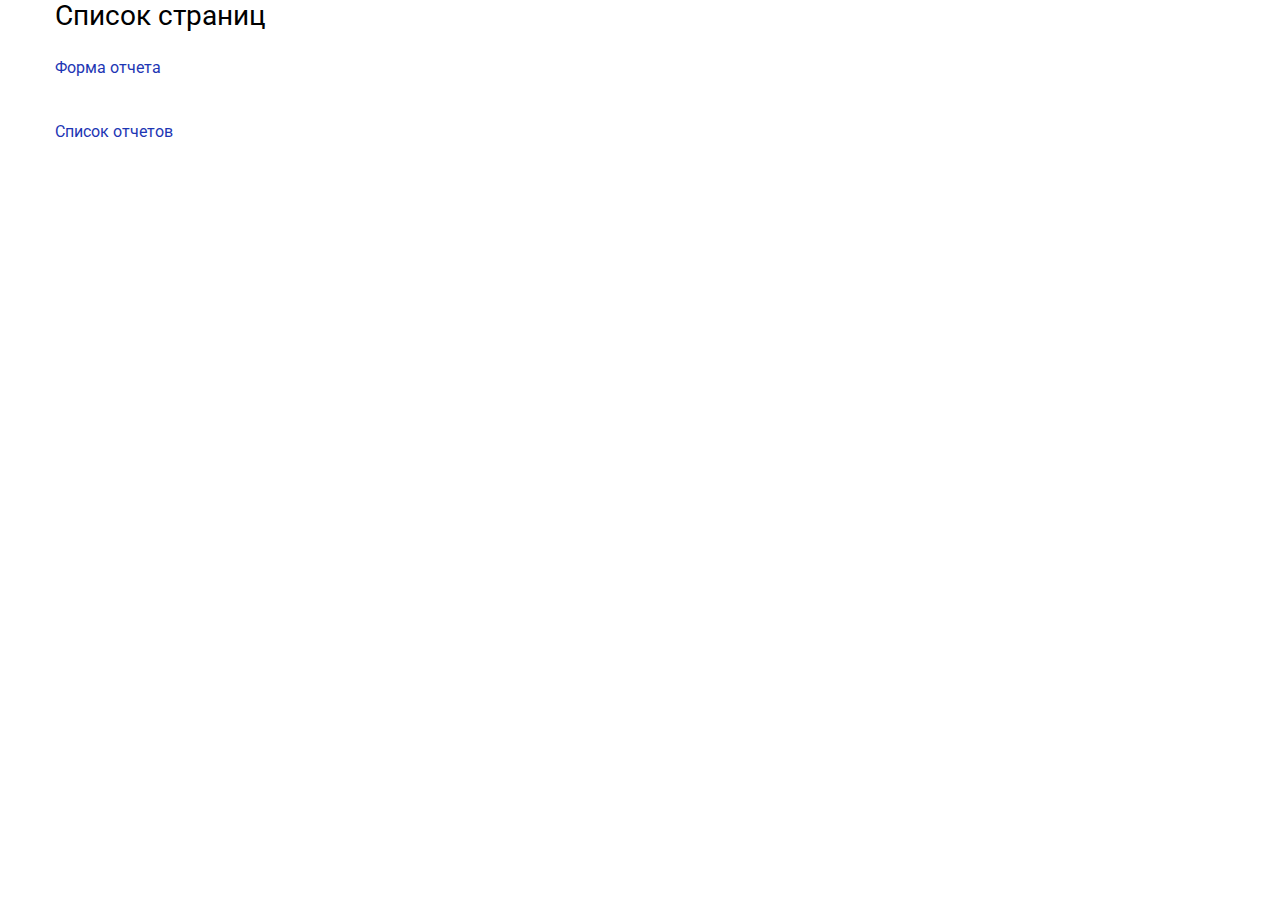
<file: index.html>
<!DOCTYPE html>
<html lang="ru">
    <head>
        <meta charset="utf-8" />
        <title>НЦМУ ЛК</title>

        <link rel="stylesheet" href="https://fonts.googleapis.com/css?family=Roboto:300,400,400i,500,700,700i,900&amp;subset=cyrillic,cyrillic-ext" />
        <link rel="icon" type="image/png" href="favicon.ico" />

    	<link rel="stylesheet" href="lk/css/page.css" />
    	<link rel="stylesheet" href="lk/js/mcustomscrollbar/jquery.mCustomScrollbar.css" />
        <link rel="stylesheet" href="lk/css/styles.css" />
        <link rel="stylesheet" href="lk/js/air-datepicker/datepicker.css" />

        <meta name="viewport" content="width=device-width" />
    </head>

    <body>

        <div class="wrap_h wrap-cabinet">
            <div class="wrap_in">

                <div class="wrap">

                    <h2>Список страниц</h2>
                    <p><a href="report-form.html">Форма отчета</a></p>
                    <p><a href="reports.html">Список отчетов</a></p>

                </div>
            </div>
        </div>

    </body>
</html>
</file>
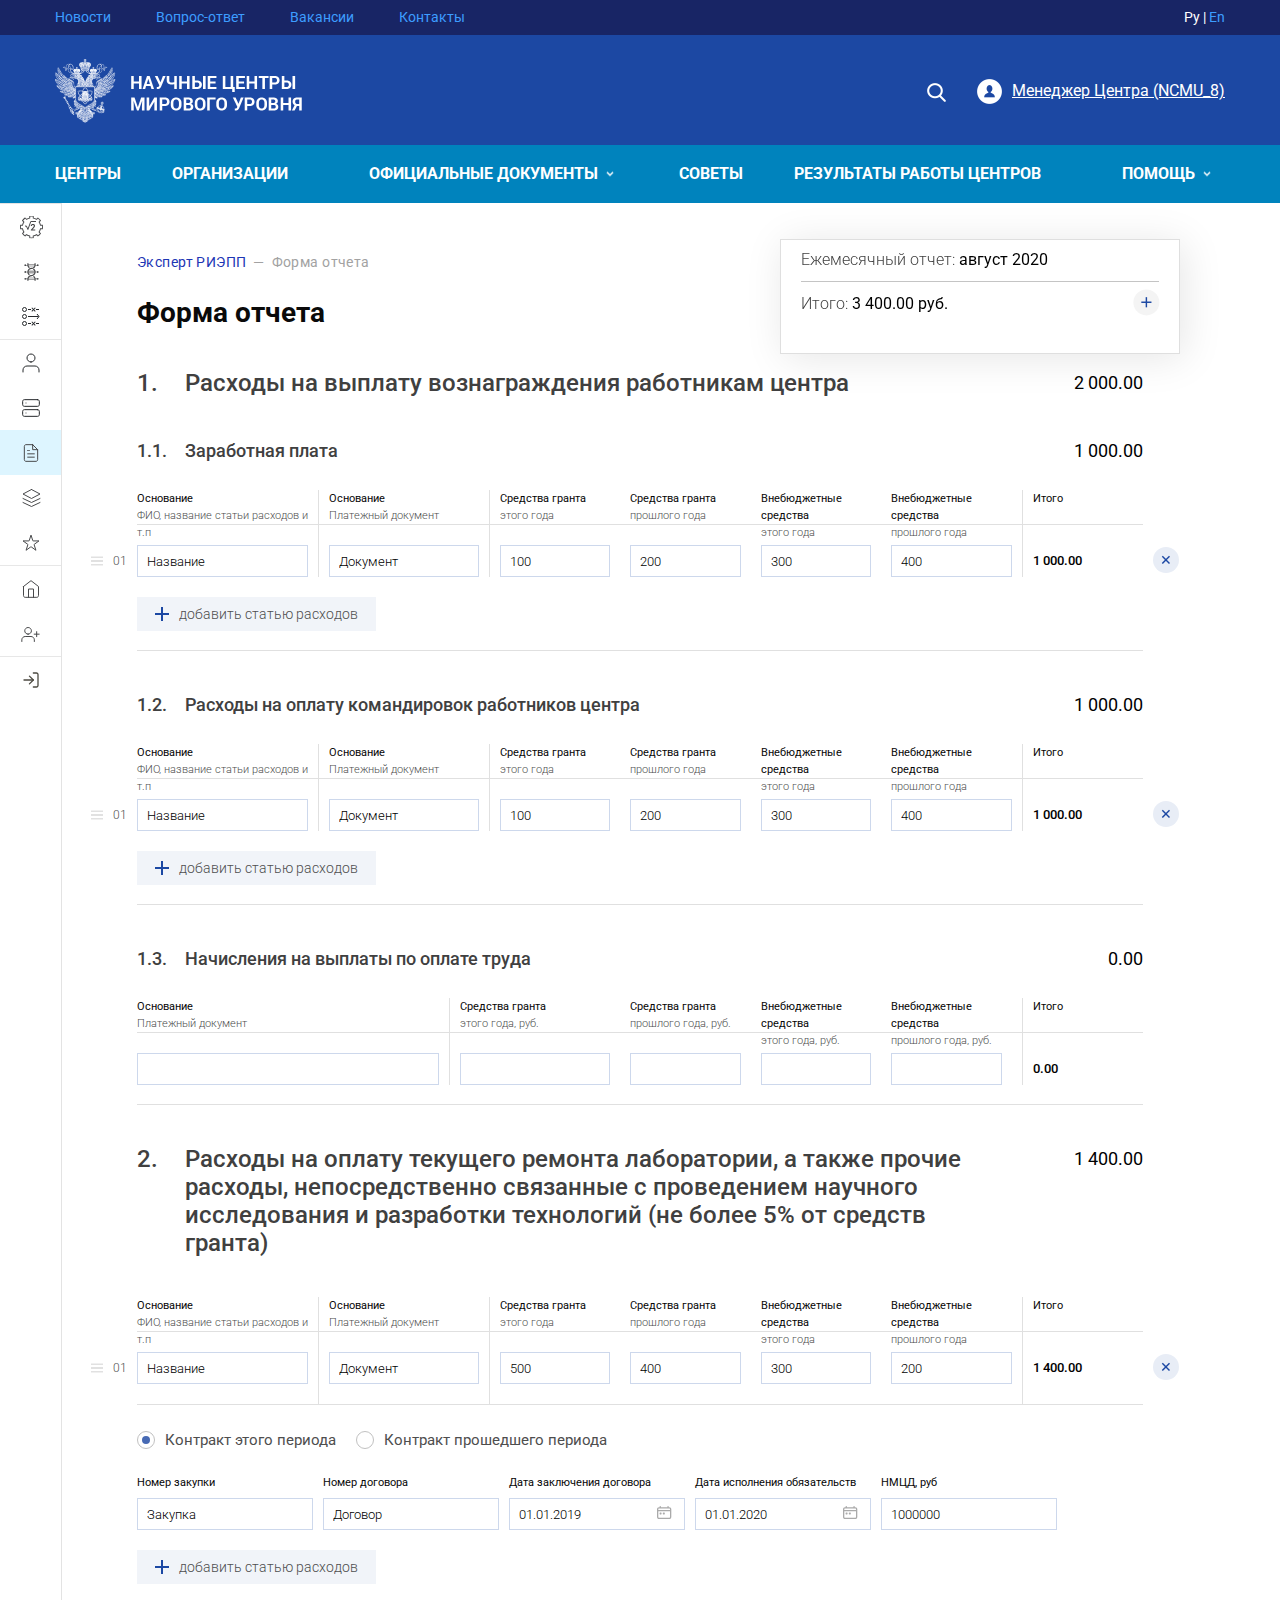
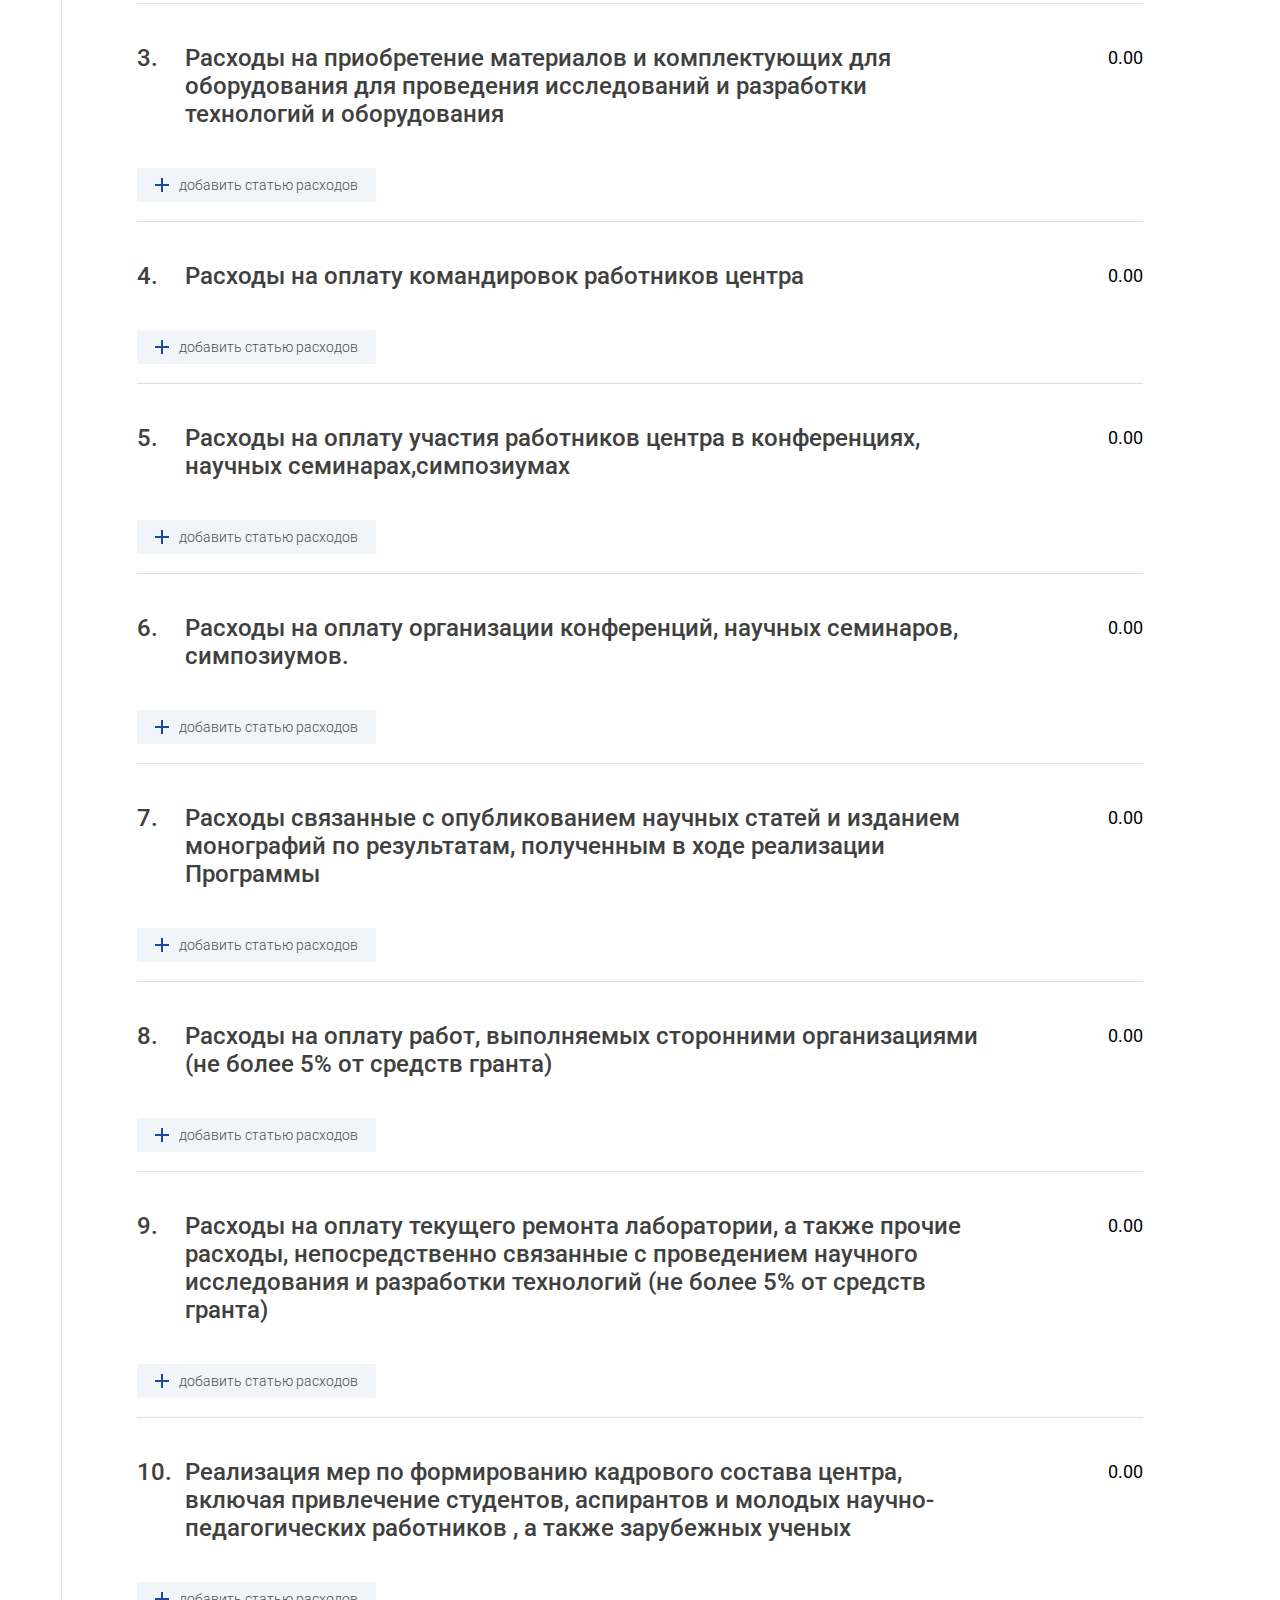
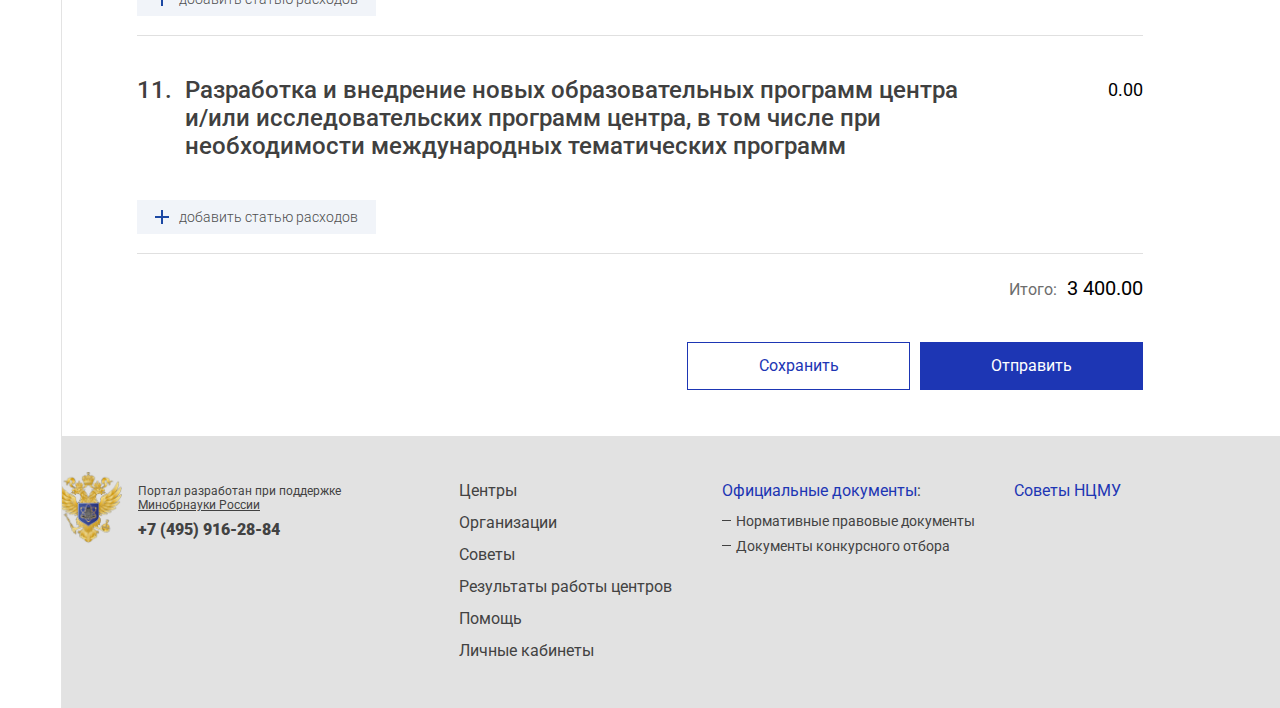
<file: report-form.html>
<!DOCTYPE html>
<html lang="ru">
    <head>
        <meta charset="utf-8" />
        <title>НЦМУ ЛК</title>

        <link rel="stylesheet" href="https://fonts.googleapis.com/css?family=Roboto:300,400,400i,500,700,700i,900&amp;subset=cyrillic,cyrillic-ext" />
        <link rel="icon" type="image/png" href="favicon.ico" />

    	<link rel="stylesheet" href="lk/css/page.css" />
    	<link rel="stylesheet" href="lk/js/mcustomscrollbar/jquery.mCustomScrollbar.css" />
        <link rel="stylesheet" href="lk/css/styles.css" />
        <link rel="stylesheet" href="lk/js/air-datepicker/datepicker.css" />

        <meta name="viewport" content="width=device-width" />
    </head>

    <body>

        <div class="wrap_h wrap-cabinet">
            <div class="wrap_in">

                <header>
                    <div class="top-menu">
                        <div class="wrap">
                            <ul>
                                <li><a href="#">Новости</a></li>
                                <li><a href="#">Вопрос-ответ</a></li>
                                <li><a href="#">Вакансии</a></li>
                                <li><a href="#">Контакты</a></li>
                            </ul>
                            <div class="top-menu-lang">Ру | <a href="#">En</a></div>
                        </div>
                    </div>

                    <div class="top">
                        <div class="wrap">
                            <div class="logo"><a href="/"><img src="lk/images/logo.png" /></a></div>
                            <span class="show_nav"><span></span></span>
                            <div class="top_user">
                                <a href="#">Менеджер Центра (NCMU_8)</a>
                                <ul>
                                    <li><a href="#">Профиль</a></li>
                                    <li class="top_user_out"><a href="#">Выход</a></li>
                                </ul>
                            </div>
                            <div class="top_search">
                                <span class="show_search"></span>
                                <div class="search">
                                    <form method="get" action="#">
                                        <div class="search_inp"><input type="text" value="" placeholder="Поиск" name="q" /></div>
                                        <div class="search_sub"><input type="submit" value="" /></div>
                                        <div class="clear"></div>
                                    </form>
                                </div>
                            </div>
                            <div class="clear"></div>
                        </div>
                    </div>
                    <div class="nav_top_bg">
                        <div class="wrap">

                            <nav class="nav_top">
                                <ul>
                                    <li><a href="#">Центры</a></li>
                                    <li><a href="#">Организации</a></li>
                                    <li class="sub_nav"><a href="#">Официальные документы</a>
                                        <div class="nav_top_sub">
                                            <div class="wrap">
                                                <ul>
                                                    <li><a href="#">Нормативные правовые документы</a></li>
                                                </ul>
                                                <ul>
                                                    <li><a href="#">Документы конкурсного отбора</a></li>
                                                </ul>
                                                <div class="clear"></div>
                                            </div>
                                        </div>
                                    </li>
                                    <li><a href="#">Советы</a></li>
                                    <li><a href="#">Результаты работы центров</a></li>
                                    <li class="sub_nav"><a href="#">Помощь</a>
                                        <div class="nav_top_sub">
                                            <div class="wrap">
                                                <ul>
                                                    <li><a href="#">Вопросы и ответы</a></li>
                                                </ul>
                                                <ul>
                                                    <li><a href="#">Контакты</a></li>
                                                </ul>
                                                <div class="clear"></div>
                                            </div>
                                        </div>
                                    </li>
                                </ul>
                                <ul class="nav_mob">
                                    <li class="nav_top_lk"><a href="#">Личный кабинет</a></li>
                                    <li><a href="#">Поиск</a></li>
                                </ul>
                            </nav>
                        </div>
                    </div>
                </header>

                <!-- lk -->
                <div class="lk">

                    <!-- lk side -->
                    <div class="lk-side">
                        <div class="lk-side-menu">
                            <ul>
                                <li><a href="#"><div class="lk-side-menu-icon"><img src="lk/images/side-menu-01.svg" alt="" /></div>Математические НЦМУ</a></li>
                                <li><a href="#"><div class="lk-side-menu-icon"><img src="lk/images/side-menu-02.svg" alt="" /></div>Геномные НЦМУ</a></li>
                                <li><a href="#"><div class="lk-side-menu-icon"><img src="lk/images/side-menu-03.svg" alt="" /></div>НЦМУ по приоритетам</a></li>
                                <li class="sep"><a href="#"><div class="lk-side-menu-icon"><img src="lk/images/side-menu-11.svg" alt="" /></div>Профиль</a></li>
                                <li><a href="#"><div class="lk-side-menu-icon"><img src="lk/images/side-menu-04.svg" alt="" /></div>Заявки</a></li>
                                <li class="active"><a href="#"><div class="lk-side-menu-icon"><img src="lk/images/side-menu-05.svg" alt="" /></div>Отчеты</a></li>
                                <li><a href="#"><div class="lk-side-menu-icon"><img src="lk/images/side-menu-06.svg" alt="" /></div>Решения</a></li>
                                <li><a href="#"><div class="lk-side-menu-icon"><img src="lk/images/side-menu-07.svg" alt="" /></div>Оценки</a></li>
                                <li class="sep"><a href="#"><div class="lk-side-menu-icon"><img src="lk/images/side-menu-08.svg" alt="" /></div>Организации</a></li>
                                <li><a href="#"><div class="lk-side-menu-icon"><img src="lk/images/side-menu-09.svg" alt="" /></div>Вакансии</a></li>
                                <li class="sep"><a href="#"><div class="lk-side-menu-icon"><img src="lk/images/side-menu-10.svg" alt="" /></div>Выход</a></li>
                            </ul>
                        </div>
                    </div>
                    <!-- side END -->

                    <!-- lk container -->
                    <div class="lk-container">
                        <div class="lk-breadcrumbs"><a href="#">Эксперт РИЭПП</a> &nbsp;—&nbsp; Форма отчета</div>
                        <div class="lk-page-title">Форма отчета</div>

                        <!-- lk report form -->
                        <div class="lk-report-form">
                            <form action="#" method="post">

                                <!-- lk report form group -->
                                <div class="lk-report-form-group">
                                    <div class="lk-report-form-group-header">
                                        <div class="lk-report-form-group-title"><span>1.</span>Расходы на выплату вознаграждения работникам центра</div>
                                        <div class="lk-report-form-group-summ"></div>
                                    </div>
                                    <div class="lk-report-form-subgroups">

                                        <!-- lk report form subgroup -->
                                        <div class="lk-report-form-subgroup">
                                            <div class="lk-report-form-subgroup-header">
                                                <div class="lk-report-form-subgroup-title"><span>1.1.</span>Заработная плата</div>
                                                <div class="lk-report-form-subgroup-summ"></div>
                                            </div>

                                            <div class="lk-report-form-item-headers">
                                                <div class="lk-report-form-item-header">
                                                    <div class="lk-report-form-item-header-title">Основание</div>
                                                    <div class="lk-report-form-item-header-text">ФИО, название статьи расходов и т.п</div>
                                                </div>
                                                <div class="lk-report-form-item-header lk-report-form-item-header-sep">
                                                    <div class="lk-report-form-item-header-title">Основание</div>
                                                    <div class="lk-report-form-item-header-text">Платежный документ</div>
                                                </div>
                                                <div class="lk-report-form-item-header lk-report-form-item-header-sep">
                                                    <div class="lk-report-form-item-header-title">Средства гранта</div>
                                                    <div class="lk-report-form-item-header-text">этого года</div>
                                                </div>
                                                <div class="lk-report-form-item-header">
                                                    <div class="lk-report-form-item-header-title">Средства гранта</div>
                                                    <div class="lk-report-form-item-header-text">прошлого года</div>
                                                </div>
                                                <div class="lk-report-form-item-header">
                                                    <div class="lk-report-form-item-header-title">Внебюджетные средства</div>
                                                    <div class="lk-report-form-item-header-text">этого года</div>
                                                </div>
                                                <div class="lk-report-form-item-header">
                                                    <div class="lk-report-form-item-header-title">Внебюджетные средства</div>
                                                    <div class="lk-report-form-item-header-text">прошлого года</div>
                                                </div>
                                                <div class="lk-report-form-item-header lk-report-form-item-header-summ lk-report-form-item-header-sep">
                                                    <div class="lk-report-form-item-header-title">Итого</div>
                                                </div>
                                            </div>

                                            <div class="lk-report-form-items">
                                                <div class="lk-report-form-item">
                                                    <div class="lk-report-form-item-drag"><svg width="12" height="9" viewBox="0 0 12 9" fill="none" xmlns="http://www.w3.org/2000/svg"><rect width="12" height="1" /><rect y="4" width="12" height="1" /><rect y="8" width="12" height="1" /></svg></div>
                                                    <div class="lk-report-form-item-number"></div>
                                                    <div class="lk-report-form-item-row">
                                                        <div class="lk-report-form-item-field"><input type="text" name="salary['0']['name']" value="Название" class="required" /></div>
                                                        <div class="lk-report-form-item-field lk-report-form-item-field-sep"><input type="text" name="salary['0']['doc']" value="Документ" class="required" /></div>
                                                        <div class="lk-report-form-item-field lk-report-form-item-field-sep"><input type="text" name="salary['0']['grant_funds']" value="100" class="lk-report-form-item-cost requiredGroup" /></div>
                                                        <div class="lk-report-form-item-field"><input type="text" name="salary['0']['grant_funds_prev']" value="200" class="lk-report-form-item-cost requiredGroup" /></div>
                                                        <div class="lk-report-form-item-field"><input type="text" name="salary['0']['budget_funds']" value="300" class="lk-report-form-item-cost requiredGroup" /></div>
                                                        <div class="lk-report-form-item-field"><input type="text" name="salary['0']['budget_funds_prev']" value="400" class="lk-report-form-item-cost requiredGroup" /></div>
                                                        <div class="lk-report-form-item-field lk-report-form-item-field-summ lk-report-form-item-field-sep"><div class="lk-report-form-item-summ"></div></div>
                                                    </div>
                                                    <a href="#" class="lk-report-form-item-remove"><svg width="16" height="16" viewBox="0 0 16 16" fill="none" xmlns="http://www.w3.org/2000/svg"><rect x="10.9746" y="3.79883" width="1.44975" height="10.1482" transform="rotate(45 10.9746 3.79883)" /><rect x="12" y="10.9746" width="1.44975" height="10.1482" transform="rotate(135 12 10.9746)" /></svg></a>
                                                </div>
                                            </div>

                                            <div class="lk-report-form-item-btn-add"><a href="#" data-template="1" data-var-name="salary"><svg width="14" height="14" viewBox="0 0 14 14" fill="none" xmlns="http://www.w3.org/2000/svg"><rect x="14" y="6" width="2" height="14" transform="rotate(90 14 6)" /><rect x="8.00195" y="14" width="2" height="14" transform="rotate(-180 8.00195 14)" /></svg>добавить статью расходов</a></div>

                                        </div>
                                        <!-- lk report form subgroup END -->

                                        <!-- lk report form subgroup -->
                                        <div class="lk-report-form-subgroup">
                                            <div class="lk-report-form-subgroup-header">
                                                <div class="lk-report-form-subgroup-title"><span>1.2.</span>Расходы на оплату командировок работников центра</div>
                                                <div class="lk-report-form-subgroup-summ"></div>
                                            </div>

                                            <div class="lk-report-form-item-headers">
                                                <div class="lk-report-form-item-header">
                                                    <div class="lk-report-form-item-header-title">Основание</div>
                                                    <div class="lk-report-form-item-header-text">ФИО, название статьи расходов и т.п</div>
                                                </div>
                                                <div class="lk-report-form-item-header lk-report-form-item-header-sep">
                                                    <div class="lk-report-form-item-header-title">Основание</div>
                                                    <div class="lk-report-form-item-header-text">Платежный документ</div>
                                                </div>
                                                <div class="lk-report-form-item-header lk-report-form-item-header-sep">
                                                    <div class="lk-report-form-item-header-title">Средства гранта</div>
                                                    <div class="lk-report-form-item-header-text">этого года</div>
                                                </div>
                                                <div class="lk-report-form-item-header">
                                                    <div class="lk-report-form-item-header-title">Средства гранта</div>
                                                    <div class="lk-report-form-item-header-text">прошлого года</div>
                                                </div>
                                                <div class="lk-report-form-item-header">
                                                    <div class="lk-report-form-item-header-title">Внебюджетные средства</div>
                                                    <div class="lk-report-form-item-header-text">этого года</div>
                                                </div>
                                                <div class="lk-report-form-item-header">
                                                    <div class="lk-report-form-item-header-title">Внебюджетные средства</div>
                                                    <div class="lk-report-form-item-header-text">прошлого года</div>
                                                </div>
                                                <div class="lk-report-form-item-header lk-report-form-item-header-summ lk-report-form-item-header-sep">
                                                    <div class="lk-report-form-item-header-title">Итого</div>
                                                </div>
                                            </div>

                                            <div class="lk-report-form-items">
                                                <div class="lk-report-form-item">
                                                    <div class="lk-report-form-item-drag"><svg width="12" height="9" viewBox="0 0 12 9" fill="none" xmlns="http://www.w3.org/2000/svg"><rect width="12" height="1" /><rect y="4" width="12" height="1" /><rect y="8" width="12" height="1" /></svg></div>
                                                    <div class="lk-report-form-item-number"></div>
                                                    <div class="lk-report-form-item-row">
                                                        <div class="lk-report-form-item-field"><input type="text" name="salary['1']['name']" value="Название" class="required" /></div>
                                                        <div class="lk-report-form-item-field lk-report-form-item-field-sep"><input type="text" name="salary['1']['doc']" value="Документ" class="required" /></div>
                                                        <div class="lk-report-form-item-field lk-report-form-item-field-sep"><input type="text" name="salary['1']['grant_funds']" value="100" class="lk-report-form-item-cost requiredGroup" /></div>
                                                        <div class="lk-report-form-item-field"><input type="text" name="salary['1']['grant_funds_prev']" value="200" class="lk-report-form-item-cost requiredGroup" /></div>
                                                        <div class="lk-report-form-item-field"><input type="text" name="salary['1']['budget_funds']" value="300" class="lk-report-form-item-cost requiredGroup" /></div>
                                                        <div class="lk-report-form-item-field"><input type="text" name="salary['1']['budget_funds_prev']" value="400" class="lk-report-form-item-cost requiredGroup" /></div>
                                                        <div class="lk-report-form-item-field lk-report-form-item-field-summ lk-report-form-item-field-sep"><div class="lk-report-form-item-summ"></div></div>
                                                    </div>
                                                    <a href="#" class="lk-report-form-item-remove"><svg width="16" height="16" viewBox="0 0 16 16" fill="none" xmlns="http://www.w3.org/2000/svg"><rect x="10.9746" y="3.79883" width="1.44975" height="10.1482" transform="rotate(45 10.9746 3.79883)" /><rect x="12" y="10.9746" width="1.44975" height="10.1482" transform="rotate(135 12 10.9746)" /></svg></a>
                                                </div>
                                            </div>

                                            <div class="lk-report-form-item-btn-add"><a href="#" data-template="1" data-var-name="salary"><svg width="14" height="14" viewBox="0 0 14 14" fill="none" xmlns="http://www.w3.org/2000/svg"><rect x="14" y="6" width="2" height="14" transform="rotate(90 14 6)" /><rect x="8.00195" y="14" width="2" height="14" transform="rotate(-180 8.00195 14)" /></svg>добавить статью расходов</a></div>
                                        </div>
                                        <!-- lk report form subgroup END-->

                                        <!-- lk report form subgroup -->
                                        <div class="lk-report-form-subgroup">
                                            <div class="lk-report-form-subgroup-header">
                                                <div class="lk-report-form-subgroup-title"><span>1.3.</span>Начисления на выплаты по оплате труда</div>
                                                <div class="lk-report-form-subgroup-summ"></div>
                                            </div>

                                            <div class="lk-report-form-item-headers">
                                                <div class="lk-report-form-item-header lk-report-form-item-header-wide">
                                                    <div class="lk-report-form-item-header-title">Основание</div>
                                                    <div class="lk-report-form-item-header-text">Платежный документ</div>
                                                </div>
                                                <div class="lk-report-form-item-header lk-report-form-item-header-sep">
                                                    <div class="lk-report-form-item-header-title">Средства гранта</div>
                                                    <div class="lk-report-form-item-header-text">этого года, руб.</div>
                                                </div>
                                                <div class="lk-report-form-item-header">
                                                    <div class="lk-report-form-item-header-title">Средства гранта</div>
                                                    <div class="lk-report-form-item-header-text">прошлого года, руб.</div>
                                                </div>
                                                <div class="lk-report-form-item-header">
                                                    <div class="lk-report-form-item-header-title">Внебюджетные средства</div>
                                                    <div class="lk-report-form-item-header-text">этого года, руб.</div>
                                                </div>
                                                <div class="lk-report-form-item-header">
                                                    <div class="lk-report-form-item-header-title">Внебюджетные средства</div>
                                                    <div class="lk-report-form-item-header-text">прошлого года, руб.</div>
                                                </div>
                                                <div class="lk-report-form-item-header lk-report-form-item-header-summ lk-report-form-item-header-sep">
                                                    <div class="lk-report-form-item-header-title">Итого</div>
                                                </div>
                                            </div>

                                            <div class="lk-report-form-items">
                                                <div class="lk-report-form-item">
                                                    <div class="lk-report-form-item-row">
                                                        <div class="lk-report-form-item-field lk-report-form-item-field-wide"><input type="text" name="salary['2']['doc']" value="" class="required" /></div>
                                                        <div class="lk-report-form-item-field lk-report-form-item-field-sep"><input type="text" name="salary['2']['grant_funds']" value="" class="lk-report-form-item-cost requiredGroup" /></div>
                                                        <div class="lk-report-form-item-field"><input type="text" name="salary['2']['grant_funds_prev']" value="" class="lk-report-form-item-cost requiredGroup" /></div>
                                                        <div class="lk-report-form-item-field"><input type="text" name="salary['2']['budget_funds']" value="" class="lk-report-form-item-cost requiredGroup" /></div>
                                                        <div class="lk-report-form-item-field"><input type="text" name="salary['2']['budget_funds_prev']" value="" class="lk-report-form-item-cost requiredGroup" /></div>
                                                        <div class="lk-report-form-item-field lk-report-form-item-field-summ lk-report-form-item-field-sep"><div class="lk-report-form-item-summ"></div></div>
                                                    </div>
                                                </div>
                                            </div>

                                        </div>
                                        <!-- lk report form subgroup END-->

                                    </div>
                                </div>
                                <!-- lk report form group -->

                                <!-- lk report form group -->
                                <div class="lk-report-form-group">
                                    <div class="lk-report-form-group-header">
                                        <div class="lk-report-form-group-title"><span>2.</span>Расходы на оплату текущего ремонта лаборатории, а также прочие расходы, непосредственно связанные с проведением научного исследования и&nbsp;разработки технологий (не более 5% от средств гранта)</div>
                                        <div class="lk-report-form-group-summ"></div>
                                    </div>
                                    <div class="lk-report-form-subgroups">

                                        <!-- lk report form subgroup -->
                                        <div class="lk-report-form-subgroup">
                                            <div class="lk-report-form-item-headers">
                                                <div class="lk-report-form-item-header">
                                                    <div class="lk-report-form-item-header-title">Основание</div>
                                                    <div class="lk-report-form-item-header-text">ФИО, название статьи расходов и т.п</div>
                                                </div>
                                                <div class="lk-report-form-item-header lk-report-form-item-header-sep">
                                                    <div class="lk-report-form-item-header-title">Основание</div>
                                                    <div class="lk-report-form-item-header-text">Платежный документ</div>
                                                </div>
                                                <div class="lk-report-form-item-header lk-report-form-item-header-sep">
                                                    <div class="lk-report-form-item-header-title">Средства гранта</div>
                                                    <div class="lk-report-form-item-header-text">этого года</div>
                                                </div>
                                                <div class="lk-report-form-item-header">
                                                    <div class="lk-report-form-item-header-title">Средства гранта</div>
                                                    <div class="lk-report-form-item-header-text">прошлого года</div>
                                                </div>
                                                <div class="lk-report-form-item-header">
                                                    <div class="lk-report-form-item-header-title">Внебюджетные средства</div>
                                                    <div class="lk-report-form-item-header-text">этого года</div>
                                                </div>
                                                <div class="lk-report-form-item-header">
                                                    <div class="lk-report-form-item-header-title">Внебюджетные средства</div>
                                                    <div class="lk-report-form-item-header-text">прошлого года</div>
                                                </div>
                                                <div class="lk-report-form-item-header lk-report-form-item-header-summ lk-report-form-item-header-sep">
                                                    <div class="lk-report-form-item-header-title">Итого</div>
                                                </div>
                                            </div>

                                            <div class="lk-report-form-items">
                                                <div class="lk-report-form-item lk-report-form-item-with-contract">
                                                    <div class="lk-report-form-item-drag"><svg width="12" height="9" viewBox="0 0 12 9" fill="none" xmlns="http://www.w3.org/2000/svg"><rect width="12" height="1" /><rect y="4" width="12" height="1" /><rect y="8" width="12" height="1" /></svg></div>
                                                    <div class="lk-report-form-item-number"></div>
                                                    <div class="lk-report-form-item-row">
                                                        <div class="lk-report-form-item-field"><input type="text" name="salary['4']['name']" value="Название" class="required" /></div>
                                                        <div class="lk-report-form-item-field lk-report-form-item-field-sep"><input type="text" name="salary['4']['doc']" value="Документ" class="required" /></div>
                                                        <div class="lk-report-form-item-field lk-report-form-item-field-sep"><input type="text" name="salary['4']['grant_funds']" value="500" class="lk-report-form-item-cost requiredGroup" /></div>
                                                        <div class="lk-report-form-item-field"><input type="text" name="salary['4']['grant_funds_prev']" value="400" class="lk-report-form-item-cost requiredGroup" /></div>
                                                        <div class="lk-report-form-item-field"><input type="text" name="salary['4']['budget_funds']" value="300" class="lk-report-form-item-cost requiredGroup" /></div>
                                                        <div class="lk-report-form-item-field"><input type="text" name="salary['4']['budget_funds_prev']" value="200" class="lk-report-form-item-cost requiredGroup" /></div>
                                                        <div class="lk-report-form-item-field lk-report-form-item-field-sep"><div class="lk-report-form-item-summ"></div></div>
                                                    </div>
                                                    <a href="#" class="lk-report-form-item-remove"><svg width="16" height="16" viewBox="0 0 16 16" fill="none" xmlns="http://www.w3.org/2000/svg"><rect x="10.9746" y="3.79883" width="1.44975" height="10.1482" transform="rotate(45 10.9746 3.79883)" /><rect x="12" y="10.9746" width="1.44975" height="10.1482" transform="rotate(135 12 10.9746)" /></svg></a>
                                                    <div class="lk-report-form-item-contract">
                                                        <div class="lk-report-form-item-contract-types">
                                                            <div class="lk-report-form-item-contract-type"><label><input type="radio" name="salary['4']['contract_type'][01]" value="now" checked="checked" /><span>Контракт этого периода</span></label></div>
                                                            <div class="lk-report-form-item-contract-type"><label><input type="radio" name="salary['4']['contract_type'][01]" value="past" /><span>Контракт прошедшего периода</span></label></div>
                                                        </div>
                                                        <div class="lk-report-form-item-contract-info">
                                                            <div class="lk-report-form-item-contract-field">
                                                                <div class="lk-report-form-item-contract-field-label">Номер закупки</div>
                                                                <div class="lk-report-form-item-contract-field-input"><input type="text" name="salary['4']['contract_info_buy']" value="Закупка" class="required" /></div>
                                                            </div>
                                                            <div class="lk-report-form-item-contract-field">
                                                                <div class="lk-report-form-item-contract-field-label">Номер договора</div>
                                                                <div class="lk-report-form-item-contract-field-input"><input type="text" name="salary['4']['contract_info_number']" value="Договор" class="required" /></div>
                                                            </div>
                                                            <div class="lk-report-form-item-contract-field">
                                                                <div class="lk-report-form-item-contract-field-label">Дата заключения договора</div>
                                                                <div class="lk-report-form-item-contract-field-input lk-report-form-input-date"><input type="text" name="salary['4']['contract_info_start']" value="01.01.2019" class="required" /></div>
                                                            </div>
                                                            <div class="lk-report-form-item-contract-field">
                                                                <div class="lk-report-form-item-contract-field-label">Дата исполнения обязательств</div>
                                                                <div class="lk-report-form-item-contract-field-input lk-report-form-input-date"><input type="text" name="salary['4']['contract_info_end']" value="01.01.2020" class="required" /></div>
                                                            </div>
                                                            <div class="lk-report-form-item-contract-field">
                                                                <div class="lk-report-form-item-contract-field-label">НМЦД, руб</div>
                                                                <div class="lk-report-form-item-contract-field-input"><input type="text" name="salary['4']['contract_info_summ']" value="1000000" class="required" /></div>
                                                            </div>
                                                        </div>
                                                    </div>
                                                </div>
                                            </div>

                                            <div class="lk-report-form-item-btn-add"><a href="#" data-template="2" data-var-name="salary"><svg width="14" height="14" viewBox="0 0 14 14" fill="none" xmlns="http://www.w3.org/2000/svg"><rect x="14" y="6" width="2" height="14" transform="rotate(90 14 6)" /><rect x="8.00195" y="14" width="2" height="14" transform="rotate(-180 8.00195 14)" /></svg>добавить статью расходов</a></div>
                                        </div>
                                        <!-- lk report form subgroup END -->

                                    </div>
                                </div>
                                <!-- lk report form group -->

                                <!-- lk report form group -->
                                <div class="lk-report-form-group">
                                    <div class="lk-report-form-group-header">
                                        <div class="lk-report-form-group-title"><span>3.</span>Расходы на приобретение материалов и комплектующих для оборудования для проведения исследований и разработки технологий и оборудования</div>
                                        <div class="lk-report-form-group-summ"></div>
                                    </div>
                                    <div class="lk-report-form-subgroups">

                                        <!-- lk report form subgroup -->
                                        <div class="lk-report-form-subgroup">
                                            <div class="lk-report-form-item-headers">
                                                <div class="lk-report-form-item-header">
                                                    <div class="lk-report-form-item-header-title">Основание</div>
                                                    <div class="lk-report-form-item-header-text">ФИО, название статьи расходов и т.п</div>
                                                </div>
                                                <div class="lk-report-form-item-header lk-report-form-item-header-sep">
                                                    <div class="lk-report-form-item-header-title">Основание</div>
                                                    <div class="lk-report-form-item-header-text">Платежный документ</div>
                                                </div>
                                                <div class="lk-report-form-item-header lk-report-form-item-header-sep">
                                                    <div class="lk-report-form-item-header-title">Средства гранта</div>
                                                    <div class="lk-report-form-item-header-text">этого года</div>
                                                </div>
                                                <div class="lk-report-form-item-header">
                                                    <div class="lk-report-form-item-header-title">Средства гранта</div>
                                                    <div class="lk-report-form-item-header-text">прошлого года</div>
                                                </div>
                                                <div class="lk-report-form-item-header">
                                                    <div class="lk-report-form-item-header-title">Внебюджетные средства</div>
                                                    <div class="lk-report-form-item-header-text">этого года</div>
                                                </div>
                                                <div class="lk-report-form-item-header">
                                                    <div class="lk-report-form-item-header-title">Внебюджетные средства</div>
                                                    <div class="lk-report-form-item-header-text">прошлого года</div>
                                                </div>
                                                <div class="lk-report-form-item-header lk-report-form-item-header-summ lk-report-form-item-header-sep">
                                                    <div class="lk-report-form-item-header-title">Итого</div>
                                                </div>
                                            </div>

                                            <div class="lk-report-form-items">
                                            </div>

                                            <div class="lk-report-form-item-btn-add"><a href="#" data-template="1" data-var-name="salary"><svg width="14" height="14" viewBox="0 0 14 14" fill="none" xmlns="http://www.w3.org/2000/svg"><rect x="14" y="6" width="2" height="14" transform="rotate(90 14 6)" /><rect x="8.00195" y="14" width="2" height="14" transform="rotate(-180 8.00195 14)" /></svg>добавить статью расходов</a></div>

                                        </div>
                                        <!-- lk report form subgroup END -->

                                    </div>
                                </div>
                                <!-- lk report form group -->

                                <!-- lk report form group -->
                                <div class="lk-report-form-group">
                                    <div class="lk-report-form-group-header">
                                        <div class="lk-report-form-group-title"><span>4.</span>Расходы на оплату командировок работников центра</div>
                                        <div class="lk-report-form-group-summ"></div>
                                    </div>
                                    <div class="lk-report-form-subgroups">

                                        <!-- lk report form subgroup -->
                                        <div class="lk-report-form-subgroup">
                                            <div class="lk-report-form-item-headers">
                                                <div class="lk-report-form-item-header">
                                                    <div class="lk-report-form-item-header-title">Основание</div>
                                                    <div class="lk-report-form-item-header-text">ФИО, название статьи расходов и т.п</div>
                                                </div>
                                                <div class="lk-report-form-item-header lk-report-form-item-header-sep">
                                                    <div class="lk-report-form-item-header-title">Основание</div>
                                                    <div class="lk-report-form-item-header-text">Платежный документ</div>
                                                </div>
                                                <div class="lk-report-form-item-header lk-report-form-item-header-sep">
                                                    <div class="lk-report-form-item-header-title">Средства гранта</div>
                                                    <div class="lk-report-form-item-header-text">этого года</div>
                                                </div>
                                                <div class="lk-report-form-item-header">
                                                    <div class="lk-report-form-item-header-title">Средства гранта</div>
                                                    <div class="lk-report-form-item-header-text">прошлого года</div>
                                                </div>
                                                <div class="lk-report-form-item-header">
                                                    <div class="lk-report-form-item-header-title">Внебюджетные средства</div>
                                                    <div class="lk-report-form-item-header-text">этого года</div>
                                                </div>
                                                <div class="lk-report-form-item-header">
                                                    <div class="lk-report-form-item-header-title">Внебюджетные средства</div>
                                                    <div class="lk-report-form-item-header-text">прошлого года</div>
                                                </div>
                                                <div class="lk-report-form-item-header lk-report-form-item-header-summ lk-report-form-item-header-sep">
                                                    <div class="lk-report-form-item-header-title">Итого</div>
                                                </div>
                                            </div>

                                            <div class="lk-report-form-items">
                                            </div>

                                            <div class="lk-report-form-item-btn-add"><a href="#" data-template="1" data-var-name="salary"><svg width="14" height="14" viewBox="0 0 14 14" fill="none" xmlns="http://www.w3.org/2000/svg"><rect x="14" y="6" width="2" height="14" transform="rotate(90 14 6)" /><rect x="8.00195" y="14" width="2" height="14" transform="rotate(-180 8.00195 14)" /></svg>добавить статью расходов</a></div>

                                        </div>
                                        <!-- lk report form subgroup END -->

                                    </div>
                                </div>
                                <!-- lk report form group -->

                                <!-- lk report form group -->
                                <div class="lk-report-form-group">
                                    <div class="lk-report-form-group-header">
                                        <div class="lk-report-form-group-title"><span>5.</span>Расходы на оплату участия работников центра в конференциях, научных семинарах,симпозиумах</div>
                                        <div class="lk-report-form-group-summ"></div>
                                    </div>
                                    <div class="lk-report-form-subgroups">

                                        <!-- lk report form subgroup -->
                                        <div class="lk-report-form-subgroup">
                                            <div class="lk-report-form-item-headers">
                                                <div class="lk-report-form-item-header">
                                                    <div class="lk-report-form-item-header-title">Основание</div>
                                                    <div class="lk-report-form-item-header-text">ФИО, название статьи расходов и т.п</div>
                                                </div>
                                                <div class="lk-report-form-item-header lk-report-form-item-header-sep">
                                                    <div class="lk-report-form-item-header-title">Основание</div>
                                                    <div class="lk-report-form-item-header-text">Платежный документ</div>
                                                </div>
                                                <div class="lk-report-form-item-header lk-report-form-item-header-sep">
                                                    <div class="lk-report-form-item-header-title">Средства гранта</div>
                                                    <div class="lk-report-form-item-header-text">этого года</div>
                                                </div>
                                                <div class="lk-report-form-item-header">
                                                    <div class="lk-report-form-item-header-title">Средства гранта</div>
                                                    <div class="lk-report-form-item-header-text">прошлого года</div>
                                                </div>
                                                <div class="lk-report-form-item-header">
                                                    <div class="lk-report-form-item-header-title">Внебюджетные средства</div>
                                                    <div class="lk-report-form-item-header-text">этого года</div>
                                                </div>
                                                <div class="lk-report-form-item-header">
                                                    <div class="lk-report-form-item-header-title">Внебюджетные средства</div>
                                                    <div class="lk-report-form-item-header-text">прошлого года</div>
                                                </div>
                                                <div class="lk-report-form-item-header lk-report-form-item-header-summ lk-report-form-item-header-sep">
                                                    <div class="lk-report-form-item-header-title">Итого</div>
                                                </div>
                                            </div>

                                            <div class="lk-report-form-items">
                                            </div>

                                            <div class="lk-report-form-item-btn-add"><a href="#" data-template="1" data-var-name="salary"><svg width="14" height="14" viewBox="0 0 14 14" fill="none" xmlns="http://www.w3.org/2000/svg"><rect x="14" y="6" width="2" height="14" transform="rotate(90 14 6)" /><rect x="8.00195" y="14" width="2" height="14" transform="rotate(-180 8.00195 14)" /></svg>добавить статью расходов</a></div>

                                        </div>
                                        <!-- lk report form subgroup END -->

                                    </div>
                                </div>
                                <!-- lk report form group -->

                                <!-- lk report form group -->
                                <div class="lk-report-form-group">
                                    <div class="lk-report-form-group-header">
                                        <div class="lk-report-form-group-title"><span>6.</span>Расходы на оплату организации конференций, научных семинаров, симпозиумов.</div>
                                        <div class="lk-report-form-group-summ"></div>
                                    </div>
                                    <div class="lk-report-form-subgroups">

                                        <!-- lk report form subgroup -->
                                        <div class="lk-report-form-subgroup">
                                            <div class="lk-report-form-item-headers">
                                                <div class="lk-report-form-item-header">
                                                    <div class="lk-report-form-item-header-title">Основание</div>
                                                    <div class="lk-report-form-item-header-text">ФИО, название статьи расходов и т.п</div>
                                                </div>
                                                <div class="lk-report-form-item-header lk-report-form-item-header-sep">
                                                    <div class="lk-report-form-item-header-title">Основание</div>
                                                    <div class="lk-report-form-item-header-text">Платежный документ</div>
                                                </div>
                                                <div class="lk-report-form-item-header lk-report-form-item-header-sep">
                                                    <div class="lk-report-form-item-header-title">Средства гранта</div>
                                                    <div class="lk-report-form-item-header-text">этого года</div>
                                                </div>
                                                <div class="lk-report-form-item-header">
                                                    <div class="lk-report-form-item-header-title">Средства гранта</div>
                                                    <div class="lk-report-form-item-header-text">прошлого года</div>
                                                </div>
                                                <div class="lk-report-form-item-header">
                                                    <div class="lk-report-form-item-header-title">Внебюджетные средства</div>
                                                    <div class="lk-report-form-item-header-text">этого года</div>
                                                </div>
                                                <div class="lk-report-form-item-header">
                                                    <div class="lk-report-form-item-header-title">Внебюджетные средства</div>
                                                    <div class="lk-report-form-item-header-text">прошлого года</div>
                                                </div>
                                                <div class="lk-report-form-item-header lk-report-form-item-header-summ lk-report-form-item-header-sep">
                                                    <div class="lk-report-form-item-header-title">Итого</div>
                                                </div>
                                            </div>

                                            <div class="lk-report-form-items">
                                            </div>

                                            <div class="lk-report-form-item-btn-add"><a href="#" data-template="1" data-var-name="salary"><svg width="14" height="14" viewBox="0 0 14 14" fill="none" xmlns="http://www.w3.org/2000/svg"><rect x="14" y="6" width="2" height="14" transform="rotate(90 14 6)" /><rect x="8.00195" y="14" width="2" height="14" transform="rotate(-180 8.00195 14)" /></svg>добавить статью расходов</a></div>

                                        </div>
                                        <!-- lk report form subgroup END -->

                                    </div>
                                </div>
                                <!-- lk report form group -->

                                <!-- lk report form group -->
                                <div class="lk-report-form-group">
                                    <div class="lk-report-form-group-header">
                                        <div class="lk-report-form-group-title"><span>7.</span>Расходы связанные с опубликованием научных статей и изданием монографий по результатам, полученным в ходе реализации Программы</div>
                                        <div class="lk-report-form-group-summ"></div>
                                    </div>
                                    <div class="lk-report-form-subgroups">

                                        <!-- lk report form subgroup -->
                                        <div class="lk-report-form-subgroup">
                                            <div class="lk-report-form-item-headers">
                                                <div class="lk-report-form-item-header">
                                                    <div class="lk-report-form-item-header-title">Основание</div>
                                                    <div class="lk-report-form-item-header-text">ФИО, название статьи расходов и т.п</div>
                                                </div>
                                                <div class="lk-report-form-item-header lk-report-form-item-header-sep">
                                                    <div class="lk-report-form-item-header-title">Основание</div>
                                                    <div class="lk-report-form-item-header-text">Платежный документ</div>
                                                </div>
                                                <div class="lk-report-form-item-header lk-report-form-item-header-sep">
                                                    <div class="lk-report-form-item-header-title">Средства гранта</div>
                                                    <div class="lk-report-form-item-header-text">этого года</div>
                                                </div>
                                                <div class="lk-report-form-item-header">
                                                    <div class="lk-report-form-item-header-title">Средства гранта</div>
                                                    <div class="lk-report-form-item-header-text">прошлого года</div>
                                                </div>
                                                <div class="lk-report-form-item-header">
                                                    <div class="lk-report-form-item-header-title">Внебюджетные средства</div>
                                                    <div class="lk-report-form-item-header-text">этого года</div>
                                                </div>
                                                <div class="lk-report-form-item-header">
                                                    <div class="lk-report-form-item-header-title">Внебюджетные средства</div>
                                                    <div class="lk-report-form-item-header-text">прошлого года</div>
                                                </div>
                                                <div class="lk-report-form-item-header lk-report-form-item-header-summ lk-report-form-item-header-sep">
                                                    <div class="lk-report-form-item-header-title">Итого</div>
                                                </div>
                                            </div>

                                            <div class="lk-report-form-items">
                                            </div>

                                            <div class="lk-report-form-item-btn-add"><a href="#" data-template="1" data-var-name="salary"><svg width="14" height="14" viewBox="0 0 14 14" fill="none" xmlns="http://www.w3.org/2000/svg"><rect x="14" y="6" width="2" height="14" transform="rotate(90 14 6)" /><rect x="8.00195" y="14" width="2" height="14" transform="rotate(-180 8.00195 14)" /></svg>добавить статью расходов</a></div>

                                        </div>
                                        <!-- lk report form subgroup END -->

                                    </div>
                                </div>
                                <!-- lk report form group -->

                                <!-- lk report form group -->
                                <div class="lk-report-form-group">
                                    <div class="lk-report-form-group-header">
                                        <div class="lk-report-form-group-title"><span>8.</span>Расходы на оплату работ, выполняемых сторонними организациями (не более 5% от средств гранта)</div>
                                        <div class="lk-report-form-group-summ"></div>
                                    </div>
                                    <div class="lk-report-form-subgroups">

                                        <!-- lk report form subgroup -->
                                        <div class="lk-report-form-subgroup">
                                            <div class="lk-report-form-item-headers">
                                                <div class="lk-report-form-item-header">
                                                    <div class="lk-report-form-item-header-title">Основание</div>
                                                    <div class="lk-report-form-item-header-text">ФИО, название статьи расходов и т.п</div>
                                                </div>
                                                <div class="lk-report-form-item-header lk-report-form-item-header-sep">
                                                    <div class="lk-report-form-item-header-title">Основание</div>
                                                    <div class="lk-report-form-item-header-text">Платежный документ</div>
                                                </div>
                                                <div class="lk-report-form-item-header lk-report-form-item-header-sep">
                                                    <div class="lk-report-form-item-header-title">Средства гранта</div>
                                                    <div class="lk-report-form-item-header-text">этого года</div>
                                                </div>
                                                <div class="lk-report-form-item-header">
                                                    <div class="lk-report-form-item-header-title">Средства гранта</div>
                                                    <div class="lk-report-form-item-header-text">прошлого года</div>
                                                </div>
                                                <div class="lk-report-form-item-header">
                                                    <div class="lk-report-form-item-header-title">Внебюджетные средства</div>
                                                    <div class="lk-report-form-item-header-text">этого года</div>
                                                </div>
                                                <div class="lk-report-form-item-header">
                                                    <div class="lk-report-form-item-header-title">Внебюджетные средства</div>
                                                    <div class="lk-report-form-item-header-text">прошлого года</div>
                                                </div>
                                                <div class="lk-report-form-item-header lk-report-form-item-header-summ lk-report-form-item-header-sep">
                                                    <div class="lk-report-form-item-header-title">Итого</div>
                                                </div>
                                            </div>

                                            <div class="lk-report-form-items">
                                            </div>

                                            <div class="lk-report-form-item-btn-add"><a href="#" data-template="1" data-var-name="salary"><svg width="14" height="14" viewBox="0 0 14 14" fill="none" xmlns="http://www.w3.org/2000/svg"><rect x="14" y="6" width="2" height="14" transform="rotate(90 14 6)" /><rect x="8.00195" y="14" width="2" height="14" transform="rotate(-180 8.00195 14)" /></svg>добавить статью расходов</a></div>

                                        </div>
                                        <!-- lk report form subgroup END -->

                                    </div>
                                </div>
                                <!-- lk report form group -->

                                <!-- lk report form group -->
                                <div class="lk-report-form-group">
                                    <div class="lk-report-form-group-header">
                                        <div class="lk-report-form-group-title"><span>9.</span>Расходы на оплату текущего ремонта лаборатории, а также прочие расходы, непосредственно связанные с проведением научного исследования и разработки технологий (не более 5% от средств гранта)</div>
                                        <div class="lk-report-form-group-summ"></div>
                                    </div>
                                    <div class="lk-report-form-subgroups">

                                        <!-- lk report form subgroup -->
                                        <div class="lk-report-form-subgroup">
                                            <div class="lk-report-form-item-headers">
                                                <div class="lk-report-form-item-header">
                                                    <div class="lk-report-form-item-header-title">Основание</div>
                                                    <div class="lk-report-form-item-header-text">ФИО, название статьи расходов и т.п</div>
                                                </div>
                                                <div class="lk-report-form-item-header lk-report-form-item-header-sep">
                                                    <div class="lk-report-form-item-header-title">Основание</div>
                                                    <div class="lk-report-form-item-header-text">Платежный документ</div>
                                                </div>
                                                <div class="lk-report-form-item-header lk-report-form-item-header-sep">
                                                    <div class="lk-report-form-item-header-title">Средства гранта</div>
                                                    <div class="lk-report-form-item-header-text">этого года</div>
                                                </div>
                                                <div class="lk-report-form-item-header">
                                                    <div class="lk-report-form-item-header-title">Средства гранта</div>
                                                    <div class="lk-report-form-item-header-text">прошлого года</div>
                                                </div>
                                                <div class="lk-report-form-item-header">
                                                    <div class="lk-report-form-item-header-title">Внебюджетные средства</div>
                                                    <div class="lk-report-form-item-header-text">этого года</div>
                                                </div>
                                                <div class="lk-report-form-item-header">
                                                    <div class="lk-report-form-item-header-title">Внебюджетные средства</div>
                                                    <div class="lk-report-form-item-header-text">прошлого года</div>
                                                </div>
                                                <div class="lk-report-form-item-header lk-report-form-item-header-summ lk-report-form-item-header-sep">
                                                    <div class="lk-report-form-item-header-title">Итого</div>
                                                </div>
                                            </div>

                                            <div class="lk-report-form-items">
                                            </div>

                                            <div class="lk-report-form-item-btn-add"><a href="#" data-template="1" data-var-name="salary"><svg width="14" height="14" viewBox="0 0 14 14" fill="none" xmlns="http://www.w3.org/2000/svg"><rect x="14" y="6" width="2" height="14" transform="rotate(90 14 6)" /><rect x="8.00195" y="14" width="2" height="14" transform="rotate(-180 8.00195 14)" /></svg>добавить статью расходов</a></div>

                                        </div>
                                        <!-- lk report form subgroup END -->

                                    </div>
                                </div>
                                <!-- lk report form group -->

                                <!-- lk report form group -->
                                <div class="lk-report-form-group">
                                    <div class="lk-report-form-group-header">
                                        <div class="lk-report-form-group-title"><span>10.</span>Реализация мер по формированию кадрового состава центра, включая привлечение студентов, аспирантов и молодых научно-педагогических работников , а также зарубежных ученых</div>
                                        <div class="lk-report-form-group-summ"></div>
                                    </div>
                                    <div class="lk-report-form-subgroups">

                                        <!-- lk report form subgroup -->
                                        <div class="lk-report-form-subgroup">
                                            <div class="lk-report-form-item-headers">
                                                <div class="lk-report-form-item-header">
                                                    <div class="lk-report-form-item-header-title">Основание</div>
                                                    <div class="lk-report-form-item-header-text">ФИО, название статьи расходов и т.п</div>
                                                </div>
                                                <div class="lk-report-form-item-header lk-report-form-item-header-sep">
                                                    <div class="lk-report-form-item-header-title">Основание</div>
                                                    <div class="lk-report-form-item-header-text">Платежный документ</div>
                                                </div>
                                                <div class="lk-report-form-item-header lk-report-form-item-header-sep">
                                                    <div class="lk-report-form-item-header-title">Средства гранта</div>
                                                    <div class="lk-report-form-item-header-text">этого года</div>
                                                </div>
                                                <div class="lk-report-form-item-header">
                                                    <div class="lk-report-form-item-header-title">Средства гранта</div>
                                                    <div class="lk-report-form-item-header-text">прошлого года</div>
                                                </div>
                                                <div class="lk-report-form-item-header">
                                                    <div class="lk-report-form-item-header-title">Внебюджетные средства</div>
                                                    <div class="lk-report-form-item-header-text">этого года</div>
                                                </div>
                                                <div class="lk-report-form-item-header">
                                                    <div class="lk-report-form-item-header-title">Внебюджетные средства</div>
                                                    <div class="lk-report-form-item-header-text">прошлого года</div>
                                                </div>
                                                <div class="lk-report-form-item-header lk-report-form-item-header-summ lk-report-form-item-header-sep">
                                                    <div class="lk-report-form-item-header-title">Итого</div>
                                                </div>
                                            </div>

                                            <div class="lk-report-form-items">
                                            </div>

                                            <div class="lk-report-form-item-btn-add"><a href="#" data-template="1" data-var-name="salary"><svg width="14" height="14" viewBox="0 0 14 14" fill="none" xmlns="http://www.w3.org/2000/svg"><rect x="14" y="6" width="2" height="14" transform="rotate(90 14 6)" /><rect x="8.00195" y="14" width="2" height="14" transform="rotate(-180 8.00195 14)" /></svg>добавить статью расходов</a></div>

                                        </div>
                                        <!-- lk report form subgroup END -->

                                    </div>
                                </div>
                                <!-- lk report form group -->

                                <!-- lk report form group -->
                                <div class="lk-report-form-group">
                                    <div class="lk-report-form-group-header">
                                        <div class="lk-report-form-group-title"><span>11.</span>Разработка и внедрение новых образовательных программ центра и/или исследовательских программ центра, в том числе при необходимости международных тематических программ</div>
                                        <div class="lk-report-form-group-summ"></div>
                                    </div>
                                    <div class="lk-report-form-subgroups">

                                        <!-- lk report form subgroup -->
                                        <div class="lk-report-form-subgroup">
                                            <div class="lk-report-form-item-headers">
                                                <div class="lk-report-form-item-header">
                                                    <div class="lk-report-form-item-header-title">Основание</div>
                                                    <div class="lk-report-form-item-header-text">ФИО, название статьи расходов и т.п</div>
                                                </div>
                                                <div class="lk-report-form-item-header lk-report-form-item-header-sep">
                                                    <div class="lk-report-form-item-header-title">Основание</div>
                                                    <div class="lk-report-form-item-header-text">Платежный документ</div>
                                                </div>
                                                <div class="lk-report-form-item-header lk-report-form-item-header-sep">
                                                    <div class="lk-report-form-item-header-title">Средства гранта</div>
                                                    <div class="lk-report-form-item-header-text">этого года</div>
                                                </div>
                                                <div class="lk-report-form-item-header">
                                                    <div class="lk-report-form-item-header-title">Средства гранта</div>
                                                    <div class="lk-report-form-item-header-text">прошлого года</div>
                                                </div>
                                                <div class="lk-report-form-item-header">
                                                    <div class="lk-report-form-item-header-title">Внебюджетные средства</div>
                                                    <div class="lk-report-form-item-header-text">этого года</div>
                                                </div>
                                                <div class="lk-report-form-item-header">
                                                    <div class="lk-report-form-item-header-title">Внебюджетные средства</div>
                                                    <div class="lk-report-form-item-header-text">прошлого года</div>
                                                </div>
                                                <div class="lk-report-form-item-header lk-report-form-item-header-summ lk-report-form-item-header-sep">
                                                    <div class="lk-report-form-item-header-title">Итого</div>
                                                </div>
                                            </div>

                                            <div class="lk-report-form-items">
                                            </div>

                                            <div class="lk-report-form-item-btn-add"><a href="#" data-template="1" data-var-name="salary"><svg width="14" height="14" viewBox="0 0 14 14" fill="none" xmlns="http://www.w3.org/2000/svg"><rect x="14" y="6" width="2" height="14" transform="rotate(90 14 6)" /><rect x="8.00195" y="14" width="2" height="14" transform="rotate(-180 8.00195 14)" /></svg>добавить статью расходов</a></div>

                                        </div>
                                        <!-- lk report form subgroup END -->

                                    </div>
                                </div>
                                <!-- lk report form group -->

                                <div class="lk-report-form-summ">Итого:<span></span></div>

                                <div class="lk-report-form-ctrl">
                                    <div class="lk-report-form-temp-link"><a href="#" class="lk-btn-border">Сохранить</a></div>
                                    <div class="lk-report-form-submit"><input type="submit" value="Отправить" class="lk-btn" /></div>
                                </div>
                            </form>

                            <div class="lk-report-form-templates">
                                <div class="lk-report-form-template" data-id="1">
                                    <div class="lk-report-form-item">
                                        <div class="lk-report-form-item-drag"><svg width="12" height="9" viewBox="0 0 12 9" fill="none" xmlns="http://www.w3.org/2000/svg"><rect width="12" height="1" /><rect y="4" width="12" height="1" /><rect y="8" width="12" height="1" /></svg></div>
                                        <div class="lk-report-form-item-number"></div>
                                        <div class="lk-report-form-item-row">
                                            <div class="lk-report-form-item-field"><input type="text" name="_VAR_NAME_['_VAR_ID_']['name']" value="" class="required" /></div>
                                            <div class="lk-report-form-item-field lk-report-form-item-field-sep"><input type="text" name="_VAR_NAME_['_VAR_ID_']['doc']" value="" class="required" /></div>
                                            <div class="lk-report-form-item-field lk-report-form-item-field-sep"><input type="text" name="_VAR_NAME_['_VAR_ID_']['grant_funds']" value="" class="lk-report-form-item-cost requiredGroup" /></div>
                                            <div class="lk-report-form-item-field"><input type="text" name="_VAR_NAME_['_VAR_ID_']['grant_funds_prev']" value="" class="lk-report-form-item-cost requiredGroup" /></div>
                                            <div class="lk-report-form-item-field"><input type="text" name="_VAR_NAME_['_VAR_ID_']['budget_funds']" value="" class="lk-report-form-item-cost requiredGroup" /></div>
                                            <div class="lk-report-form-item-field"><input type="text" name="_VAR_NAME_['_VAR_ID_']['budget_funds_prev']" value="" class="lk-report-form-item-cost requiredGroup" /></div>
                                            <div class="lk-report-form-item-field lk-report-form-item-field-summ lk-report-form-item-field-sep"><div class="lk-report-form-item-summ"></div></div>
                                        </div>
                                        <a href="#" class="lk-report-form-item-remove"><svg width="16" height="16" viewBox="0 0 16 16" fill="none" xmlns="http://www.w3.org/2000/svg"><rect x="10.9746" y="3.79883" width="1.44975" height="10.1482" transform="rotate(45 10.9746 3.79883)" /><rect x="12" y="10.9746" width="1.44975" height="10.1482" transform="rotate(135 12 10.9746)" /></svg></a>
                                    </div>
                                </div>

                                <div class="lk-report-form-template" data-id="2">
                                    <div class="lk-report-form-item lk-report-form-item-with-contract">
                                        <div class="lk-report-form-item-drag"><svg width="12" height="9" viewBox="0 0 12 9" fill="none" xmlns="http://www.w3.org/2000/svg"><rect width="12" height="1" /><rect y="4" width="12" height="1" /><rect y="8" width="12" height="1" /></svg></div>
                                        <div class="lk-report-form-item-number"></div>
                                        <div class="lk-report-form-item-row">
                                            <div class="lk-report-form-item-field"><input type="text" name="_VAR_NAME_['_VAR_ID_']['name']" value="" class="required" /></div>
                                            <div class="lk-report-form-item-field lk-report-form-item-field-sep"><input type="text" name="_VAR_NAME_['_VAR_ID_']['doc']" value="" class="required" /></div>
                                            <div class="lk-report-form-item-field lk-report-form-item-field-sep"><input type="text" name="_VAR_NAME_['_VAR_ID_']['grant_funds']" value="" class="lk-report-form-item-cost requiredGroup" /></div>
                                            <div class="lk-report-form-item-field"><input type="text" name="_VAR_NAME_['_VAR_ID_']['grant_funds_prev']" value="" class="lk-report-form-item-cost requiredGroup" /></div>
                                            <div class="lk-report-form-item-field"><input type="text" name="_VAR_NAME_['_VAR_ID_']['budget_funds']" value="" class="lk-report-form-item-cost requiredGroup" /></div>
                                            <div class="lk-report-form-item-field"><input type="text" name="_VAR_NAME_['_VAR_ID_']['budget_funds_prev']" value="" class="lk-report-form-item-cost requiredGroup" /></div>
                                            <div class="lk-report-form-item-field lk-report-form-item-field-summ lk-report-form-item-field-sep"><div class="lk-report-form-item-summ"></div></div>
                                        </div>
                                        <a href="#" class="lk-report-form-item-remove"><svg width="16" height="16" viewBox="0 0 16 16" fill="none" xmlns="http://www.w3.org/2000/svg"><rect x="10.9746" y="3.79883" width="1.44975" height="10.1482" transform="rotate(45 10.9746 3.79883)" /><rect x="12" y="10.9746" width="1.44975" height="10.1482" transform="rotate(135 12 10.9746)" /></svg></a>
                                        <div class="lk-report-form-item-contract">
                                            <div class="lk-report-form-item-contract-types">
                                                <div class="lk-report-form-item-contract-type"><label><input type="radio" name="_VAR_NAME_['_VAR_ID_']['contract_type'][01]" value="now" checked="checked" /><span>Контракт этого периода</span></label></div>
                                                <div class="lk-report-form-item-contract-type"><label><input type="radio" name="_VAR_NAME_['_VAR_ID_']['contract_type'][01]" value="past" /><span>Контракт прошедшего периода</span></label></div>
                                            </div>
                                            <div class="lk-report-form-item-contract-info">
                                                <div class="lk-report-form-item-contract-field">
                                                    <div class="lk-report-form-item-contract-field-label">Номер закупки</div>
                                                    <div class="lk-report-form-item-contract-field-input"><input type="text" name="_VAR_NAME_['_VAR_ID_']['contract_info_buy']" value="" class="required" /></div>
                                                </div>
                                                <div class="lk-report-form-item-contract-field">
                                                    <div class="lk-report-form-item-contract-field-label">Номер договора</div>
                                                    <div class="lk-report-form-item-contract-field-input"><input type="text" name="_VAR_NAME_['_VAR_ID_']['contract_info_number']" value="" class="required" /></div>
                                                </div>
                                                <div class="lk-report-form-item-contract-field">
                                                    <div class="lk-report-form-item-contract-field-label">Дата заключения договора</div>
                                                    <div class="lk-report-form-item-contract-field-input lk-report-form-input-date"><input type="text" name="_VAR_NAME_['_VAR_ID_']['contract_info_start']" value="" class="required" /></div>
                                                </div>
                                                <div class="lk-report-form-item-contract-field">
                                                    <div class="lk-report-form-item-contract-field-label">Дата исполнения обязательств</div>
                                                    <div class="lk-report-form-item-contract-field-input lk-report-form-input-date"><input type="text" name="_VAR_NAME_['_VAR_ID_']['contract_info_end']" value="" class="required" /></div>
                                                </div>
                                                <div class="lk-report-form-item-contract-field">
                                                    <div class="lk-report-form-item-contract-field-label">НМЦД, руб</div>
                                                    <div class="lk-report-form-item-contract-field-input"><input type="text" name="_VAR_NAME_['_VAR_ID_']['contract_info_summ']" value="" class="required" /></div>
                                                </div>
                                            </div>
                                        </div>
                                    </div>
                                </div>
                            </div>

                            <div class="lk-report-form-window">
                                <div class="lk-report-form-window-month">Ежемесячный отчет: <span>август 2020</span></div>
                                <div class="lk-report-form-window-summ">Итого: <strong><span></span> руб.</strong><a href="#" class="lk-report-form-window-detail-link"><svg width="37" height="37" viewBox="0 0 37 37" fill="none" xmlns="http://www.w3.org/2000/svg"><circle cx="18.3848" cy="18.3848" r="13" transform="rotate(45 18.3848 18.3848)" /><rect x="23.459" y="17.5176" width="1.44975" height="10.1482" transform="rotate(90 23.459 17.5176)" /><rect x="19.1094" y="23.3164" width="1.44975" height="10.1482" transform="rotate(-180 19.1094 23.3164)" /></svg></a></div>
                                <div class="lk-report-form-window-detail">
                                    <div class="lk-report-form-window-detail-inner"></div>
                                </div>
                            </div>
                        </div>
                        <!-- lk report form END -->

                    </div>
                    <!-- lk container END -->

                </div>
                <!-- lk END -->

            </div>
        </div>

        <footer>
            <div class="wrap">
                <div class="logo_bot"><img src="lk/images/gerb.png" /></div>
                <div class="copy">Портал разработан при поддержке <a href="#" target="_blank">Минобрнауки России</a>
                    <div class="bot_tel"><a href="tel:+74959162884">+7 (495) 916-28-84</a></div>
                </div>
                <span class="show_bot_nav"><span></span></span>
                <div class="clear show760"></div>
                <nav class="nav_bot">
                    <ul>
                        <li><a href="#">Центры</a></li>
                        <li><a href="#">Организации</a></li>
                        <li><a href="#">Советы</a></li>
                        <li><a href="#">Результаты работы центров</a></li>
                        <li><a href="#">Помощь</a></li>
                        <li class="active"><a href="#">Личные кабинеты</a></li>
                    </ul>
                </nav>
                <nav class="nav_bot nav_bot2">
                    <div class="nav_bot_t"><a href="#">Официальные документы</a>:</div>
                    <ul>
                        <li><a href="#">Нормативные правовые документы</a></li>
                        <li><a href="#">Документы конкурсного отбора</a></li>
                    </ul>
                </nav>
                <nav class="nav_bot nav_bot3">
                    <div class="nav_bot_t"><a href="#">Советы НЦМУ</a></div>
                    <ul>
                    </ul>
                </nav>
                <div class="clear"></div>
            </div>
        </footer>

        <script src="lk/js/html5.js"></script>

        <script src="lk/js/jquery-1.12.4.min.js"></script>
        <script src="lk/js/page.js"></script>
        <script src="lk/js/mcustomscrollbar/jquery.mCustomScrollbar.concat.min.js"></script>
        <script src="lk/js/jquery.mask.min.js"></script>
        <script src="lk/js/Sortable.min.js"></script>
        <script src="lk/js/air-datepicker/datepicker.min.js"></script>
        <script src="lk/js/validation/jquery.validate.min.js"></script>
        <script src="lk/js/validation/additional-methods.min.js"></script>
        <script src="lk/js/validation/messages_ru.js"></script>
        <script src="lk/js/tools.js"></script>
    </body>
</html>
</file>
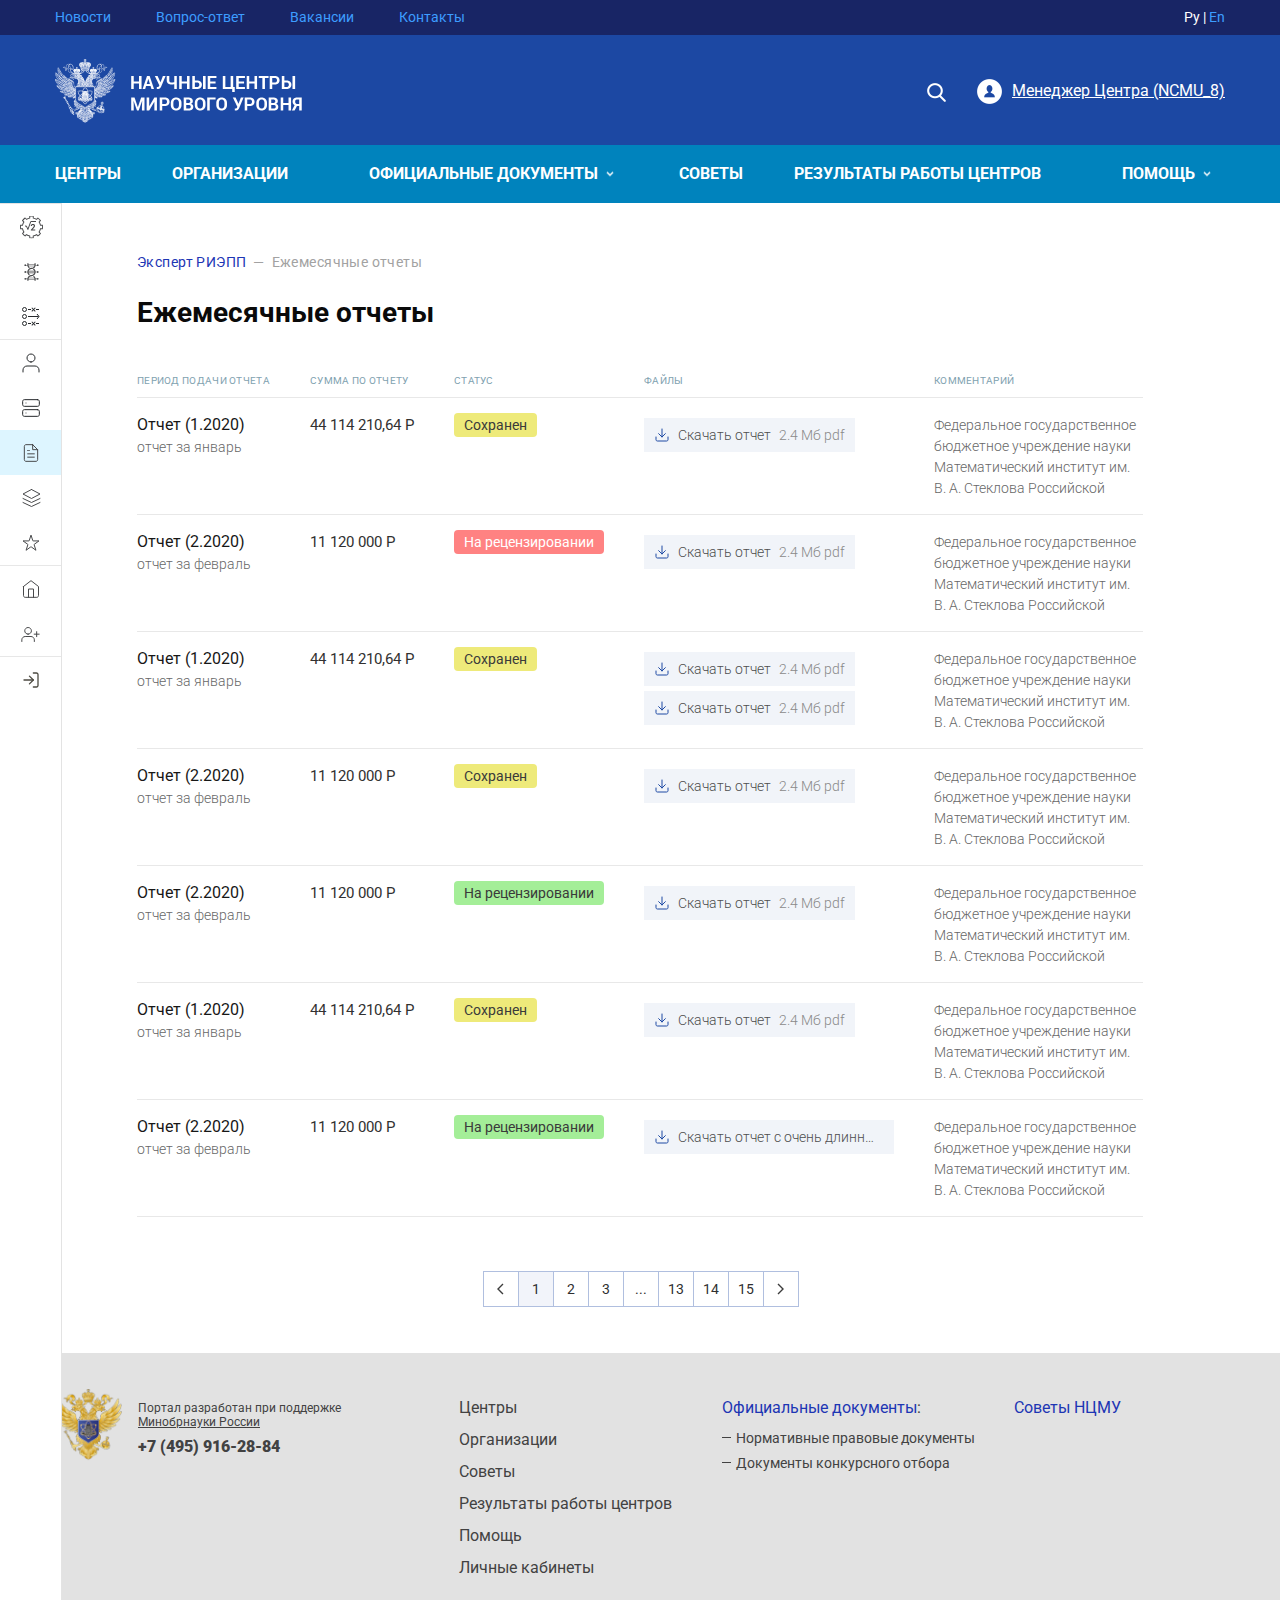
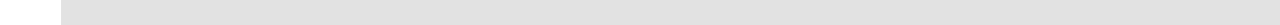
<file: reports.html>
<!DOCTYPE html>
<html lang="ru">
    <head>
        <meta charset="utf-8" />
        <title>НЦМУ ЛК</title>

        <link rel="stylesheet" href="https://fonts.googleapis.com/css?family=Roboto:300,400,400i,500,700,700i,900&amp;subset=cyrillic,cyrillic-ext" />
        <link rel="icon" type="image/png" href="favicon.ico" />

    	<link rel="stylesheet" href="lk/css/page.css" />
    	<link rel="stylesheet" href="lk/js/mcustomscrollbar/jquery.mCustomScrollbar.css" />
        <link rel="stylesheet" href="lk/css/styles.css" />
        <link rel="stylesheet" href="lk/js/air-datepicker/datepicker.css" />

        <meta name="viewport" content="width=device-width" />
    </head>

    <body>

        <div class="wrap_h wrap-cabinet">
            <div class="wrap_in">

                <header>
                    <div class="top-menu">
                        <div class="wrap">
                            <ul>
                                <li><a href="#">Новости</a></li>
                                <li><a href="#">Вопрос-ответ</a></li>
                                <li><a href="#">Вакансии</a></li>
                                <li><a href="#">Контакты</a></li>
                            </ul>
                            <div class="top-menu-lang">Ру | <a href="#">En</a></div>
                        </div>
                    </div>

                    <div class="top">
                        <div class="wrap">
                            <div class="logo"><a href="/"><img src="lk/images/logo.png" /></a></div>
                            <span class="show_nav"><span></span></span>
                            <div class="top_user">
                                <a href="#">Менеджер Центра (NCMU_8)</a>
                                <ul>
                                    <li><a href="#">Профиль</a></li>
                                    <li class="top_user_out"><a href="#">Выход</a></li>
                                </ul>
                            </div>
                            <div class="top_search">
                                <span class="show_search"></span>
                                <div class="search">
                                    <form method="get" action="#">
                                        <div class="search_inp"><input type="text" value="" placeholder="Поиск" name="q" /></div>
                                        <div class="search_sub"><input type="submit" value="" /></div>
                                        <div class="clear"></div>
                                    </form>
                                </div>
                            </div>
                            <div class="clear"></div>
                        </div>
                    </div>
                    <div class="nav_top_bg">
                        <div class="wrap">

                            <nav class="nav_top">
                                <ul>
                                    <li><a href="#">Центры</a></li>
                                    <li><a href="#">Организации</a></li>
                                    <li class="sub_nav"><a href="#">Официальные документы</a>
                                        <div class="nav_top_sub">
                                            <div class="wrap">
                                                <ul>
                                                    <li><a href="#">Нормативные правовые документы</a></li>
                                                </ul>
                                                <ul>
                                                    <li><a href="#">Документы конкурсного отбора</a></li>
                                                </ul>
                                                <div class="clear"></div>
                                            </div>
                                        </div>
                                    </li>
                                    <li><a href="#">Советы</a></li>
                                    <li><a href="#">Результаты работы центров</a></li>
                                    <li class="sub_nav"><a href="#">Помощь</a>
                                        <div class="nav_top_sub">
                                            <div class="wrap">
                                                <ul>
                                                    <li><a href="#">Вопросы и ответы</a></li>
                                                </ul>
                                                <ul>
                                                    <li><a href="#">Контакты</a></li>
                                                </ul>
                                                <div class="clear"></div>
                                            </div>
                                        </div>
                                    </li>
                                </ul>
                                <ul class="nav_mob">
                                    <li class="nav_top_lk"><a href="#">Личный кабинет</a></li>
                                    <li><a href="#">Поиск</a></li>
                                </ul>
                            </nav>
                        </div>
                    </div>
                </header>

                <!-- lk -->
                <div class="lk">

                    <!-- lk side -->
                    <div class="lk-side">
                        <div class="lk-side-menu">
                            <ul>
                                <li><a href="#"><div class="lk-side-menu-icon"><img src="lk/images/side-menu-01.svg" alt="" /></div>Математические НЦМУ</a></li>
                                <li><a href="#"><div class="lk-side-menu-icon"><img src="lk/images/side-menu-02.svg" alt="" /></div>Геномные НЦМУ</a></li>
                                <li><a href="#"><div class="lk-side-menu-icon"><img src="lk/images/side-menu-03.svg" alt="" /></div>НЦМУ по приоритетам</a></li>
                                <li class="sep"><a href="#"><div class="lk-side-menu-icon"><img src="lk/images/side-menu-11.svg" alt="" /></div>Профиль</a></li>
                                <li><a href="#"><div class="lk-side-menu-icon"><img src="lk/images/side-menu-04.svg" alt="" /></div>Заявки</a></li>
                                <li class="active"><a href="#"><div class="lk-side-menu-icon"><img src="lk/images/side-menu-05.svg" alt="" /></div>Отчеты</a></li>
                                <li><a href="#"><div class="lk-side-menu-icon"><img src="lk/images/side-menu-06.svg" alt="" /></div>Решения</a></li>
                                <li><a href="#"><div class="lk-side-menu-icon"><img src="lk/images/side-menu-07.svg" alt="" /></div>Оценки</a></li>
                                <li class="sep"><a href="#"><div class="lk-side-menu-icon"><img src="lk/images/side-menu-08.svg" alt="" /></div>Организации</a></li>
                                <li><a href="#"><div class="lk-side-menu-icon"><img src="lk/images/side-menu-09.svg" alt="" /></div>Вакансии</a></li>
                                <li class="sep"><a href="#"><div class="lk-side-menu-icon"><img src="lk/images/side-menu-10.svg" alt="" /></div>Выход</a></li>
                            </ul>
                        </div>
                    </div>
                    <!-- side END -->

                    <!-- lk container -->
                    <div class="lk-container">
                        <div class="lk-breadcrumbs"><a href="#">Эксперт РИЭПП</a> &nbsp;—&nbsp; Ежемесячные отчеты</div>
                        <div class="lk-page-title">Ежемесячные отчеты</div>

                        <!-- lk reports -->
                        <div class="lk-reports">

                            <div class="lk-list">
                                <div class="lk-list-headers">
                                    <div class="lk-list-header">Период подачи отчета</div>
                                    <div class="lk-list-header">Сумма по отчету</div>
                                    <div class="lk-list-header">Статус</div>
                                    <div class="lk-list-header">Файлы</div>
                                    <div class="lk-list-header">Комментарий</div>
                                </div>

                                <div class="lk-list-row">
                                    <div class="lk-list-cell">
                                        <div class="lk-reports-info">
                                            <div class="lk-reports-info-title">Отчет (1.2020)</div>
                                            <div class="lk-reports-info-name">отчет за январь</div>
                                        </div>
                                    </div>
                                    <div class="lk-list-cell">
                                        <div class="lk-reports-summ"><div class="lk-list-cell-mobile-title">сумма по отчету</div>44 114 210,64 Р</div>
                                    </div>
                                    <div class="lk-list-cell">
                                        <div class="lk-reports-status lk-reports-status-1"><span>Сохранен</span></div>
                                    </div>
                                    <div class="lk-list-cell lk-list-cell-nomobile">
                                        <div class="lk-reports-files">
                                            <div class="lk-reports-file"><a href="#">Скачать отчет <span>2.4 Мб pdf</span></a></div>
                                        </div>
                                    </div>
                                    <div class="lk-list-cell">
                                        <div class="lk-reports-comment"><div class="lk-list-cell-mobile-title">Комментарий</div>Федеральное государственное бюджетное учреждение науки Математический институт им. В. А. Стеклова Российской</div>
                                    </div>
                                    <div class="lk-list-cell lk-list-cell-onmobile">
                                        <div class="lk-reports-files">
                                            <div class="lk-reports-file"><a href="#">Скачать отчет <span>2.4 Мб pdf</span></a></div>
                                        </div>
                                    </div>
                                </div>

                                <div class="lk-list-row">
                                    <div class="lk-list-cell">
                                        <div class="lk-reports-info">
                                            <div class="lk-reports-info-title">Отчет (2.2020)</div>
                                            <div class="lk-reports-info-name">отчет за февраль</div>
                                        </div>
                                    </div>
                                    <div class="lk-list-cell">
                                        <div class="lk-reports-summ"><div class="lk-list-cell-mobile-title">сумма по отчету</div>11 120 000 Р</div>
                                    </div>
                                    <div class="lk-list-cell">
                                        <div class="lk-reports-status lk-reports-status-2"><span>На рецензировании</span></div>
                                    </div>
                                    <div class="lk-list-cell lk-list-cell-nomobile">
                                        <div class="lk-reports-files">
                                            <div class="lk-reports-file"><a href="#">Скачать отчет <span>2.4 Мб pdf</span></a></div>
                                        </div>
                                    </div>
                                    <div class="lk-list-cell">
                                        <div class="lk-reports-comment"><div class="lk-list-cell-mobile-title">Комментарий</div>Федеральное государственное бюджетное учреждение науки Математический институт им. В. А. Стеклова Российской</div>
                                    </div>
                                    <div class="lk-list-cell lk-list-cell-onmobile">
                                        <div class="lk-reports-files">
                                            <div class="lk-reports-file"><a href="#">Скачать отчет <span>2.4 Мб pdf</span></a></div>
                                        </div>
                                    </div>
                                </div>

                                <div class="lk-list-row">
                                    <div class="lk-list-cell">
                                        <div class="lk-reports-info">
                                            <div class="lk-reports-info-title">Отчет (1.2020)</div>
                                            <div class="lk-reports-info-name">отчет за январь</div>
                                        </div>
                                    </div>
                                    <div class="lk-list-cell">
                                        <div class="lk-reports-summ"><div class="lk-list-cell-mobile-title">сумма по отчету</div>44 114 210,64 Р</div>
                                    </div>
                                    <div class="lk-list-cell">
                                        <div class="lk-reports-status lk-reports-status-1"><span>Сохранен</span></div>
                                    </div>
                                    <div class="lk-list-cell lk-list-cell-nomobile">
                                        <div class="lk-reports-files">
                                            <div class="lk-reports-file"><a href="#">Скачать отчет <span>2.4 Мб pdf</span></a></div>
                                            <div class="lk-reports-file"><a href="#">Скачать отчет <span>2.4 Мб pdf</span></a></div>
                                        </div>
                                    </div>
                                    <div class="lk-list-cell">
                                        <div class="lk-reports-comment"><div class="lk-list-cell-mobile-title">Комментарий</div>Федеральное государственное бюджетное учреждение науки Математический институт им. В. А. Стеклова Российской</div>
                                    </div>
                                    <div class="lk-list-cell lk-list-cell-onmobile">
                                        <div class="lk-reports-files">
                                            <div class="lk-reports-file"><a href="#">Скачать отчет <span>2.4 Мб pdf</span></a></div>
                                            <div class="lk-reports-file"><a href="#">Скачать отчет <span>2.4 Мб pdf</span></a></div>
                                        </div>
                                    </div>
                                </div>

                                <div class="lk-list-row">
                                    <div class="lk-list-cell">
                                        <div class="lk-reports-info">
                                            <div class="lk-reports-info-title">Отчет (2.2020)</div>
                                            <div class="lk-reports-info-name">отчет за февраль</div>
                                        </div>
                                    </div>
                                    <div class="lk-list-cell">
                                        <div class="lk-reports-summ"><div class="lk-list-cell-mobile-title">сумма по отчету</div>11 120 000 Р</div>
                                    </div>
                                    <div class="lk-list-cell">
                                        <div class="lk-reports-status lk-reports-status-1"><span>Сохранен</span></div>
                                    </div>
                                    <div class="lk-list-cell lk-list-cell-nomobile">
                                        <div class="lk-reports-files">
                                            <div class="lk-reports-file"><a href="#">Скачать отчет <span>2.4 Мб pdf</span></a></div>
                                        </div>
                                    </div>
                                    <div class="lk-list-cell">
                                        <div class="lk-reports-comment"><div class="lk-list-cell-mobile-title">Комментарий</div>Федеральное государственное бюджетное учреждение науки Математический институт им. В. А. Стеклова Российской</div>
                                    </div>
                                    <div class="lk-list-cell lk-list-cell-onmobile">
                                        <div class="lk-reports-files">
                                            <div class="lk-reports-file"><a href="#">Скачать отчет <span>2.4 Мб pdf</span></a></div>
                                        </div>
                                    </div>
                                </div>

                                <div class="lk-list-row">
                                    <div class="lk-list-cell">
                                        <div class="lk-reports-info">
                                            <div class="lk-reports-info-title">Отчет (2.2020)</div>
                                            <div class="lk-reports-info-name">отчет за февраль</div>
                                        </div>
                                    </div>
                                    <div class="lk-list-cell">
                                        <div class="lk-reports-summ"><div class="lk-list-cell-mobile-title">сумма по отчету</div>11 120 000 Р</div>
                                    </div>
                                    <div class="lk-list-cell">
                                        <div class="lk-reports-status lk-reports-status-3"><span>На рецензировании</span></div>
                                    </div>
                                    <div class="lk-list-cell lk-list-cell-nomobile">
                                        <div class="lk-reports-files">
                                            <div class="lk-reports-file"><a href="#">Скачать отчет <span>2.4 Мб pdf</span></a></div>
                                        </div>
                                    </div>
                                    <div class="lk-list-cell">
                                        <div class="lk-reports-comment"><div class="lk-list-cell-mobile-title">Комментарий</div>Федеральное государственное бюджетное учреждение науки Математический институт им. В. А. Стеклова Российской</div>
                                    </div>
                                    <div class="lk-list-cell lk-list-cell-onmobile">
                                        <div class="lk-reports-files">
                                            <div class="lk-reports-file"><a href="#">Скачать отчет <span>2.4 Мб pdf</span></a></div>
                                        </div>
                                    </div>
                                </div>

                                <div class="lk-list-row">
                                    <div class="lk-list-cell">
                                        <div class="lk-reports-info">
                                            <div class="lk-reports-info-title">Отчет (1.2020)</div>
                                            <div class="lk-reports-info-name">отчет за январь</div>
                                        </div>
                                    </div>
                                    <div class="lk-list-cell">
                                        <div class="lk-reports-summ"><div class="lk-list-cell-mobile-title">сумма по отчету</div>44 114 210,64 Р</div>
                                    </div>
                                    <div class="lk-list-cell">
                                        <div class="lk-reports-status lk-reports-status-1"><span>Сохранен</span></div>
                                    </div>
                                    <div class="lk-list-cell lk-list-cell-nomobile">
                                        <div class="lk-reports-files">
                                            <div class="lk-reports-file"><a href="#">Скачать отчет <span>2.4 Мб pdf</span></a></div>
                                        </div>
                                    </div>
                                    <div class="lk-list-cell">
                                        <div class="lk-reports-comment"><div class="lk-list-cell-mobile-title">Комментарий</div>Федеральное государственное бюджетное учреждение науки Математический институт им. В. А. Стеклова Российской</div>
                                    </div>
                                    <div class="lk-list-cell lk-list-cell-onmobile">
                                        <div class="lk-reports-files">
                                            <div class="lk-reports-file"><a href="#">Скачать отчет <span>2.4 Мб pdf</span></a></div>
                                        </div>
                                    </div>
                                </div>

                                <div class="lk-list-row">
                                    <div class="lk-list-cell">
                                        <div class="lk-reports-info">
                                            <div class="lk-reports-info-title">Отчет (2.2020)</div>
                                            <div class="lk-reports-info-name">отчет за февраль</div>
                                        </div>
                                    </div>
                                    <div class="lk-list-cell">
                                        <div class="lk-reports-summ"><div class="lk-list-cell-mobile-title">сумма по отчету</div>11 120 000 Р</div>
                                    </div>
                                    <div class="lk-list-cell">
                                        <div class="lk-reports-status lk-reports-status-3"><span>На рецензировании</span></div>
                                    </div>
                                    <div class="lk-list-cell lk-list-cell-nomobile">
                                        <div class="lk-reports-files">
                                            <div class="lk-reports-file"><a href="#">Скачать отчет с очень длинным названием для проверки корректности работы <span>2.4 Мб pdf</span></a></div>
                                        </div>
                                    </div>
                                    <div class="lk-list-cell">
                                        <div class="lk-reports-comment"><div class="lk-list-cell-mobile-title">Комментарий</div>Федеральное государственное бюджетное учреждение науки Математический институт им. В. А. Стеклова Российской</div>
                                    </div>
                                    <div class="lk-list-cell lk-list-cell-onmobile">
                                        <div class="lk-reports-files">
                                            <div class="lk-reports-file"><a href="#">Скачать отчет с очень длинным названием для проверки корректности работы <span>2.4 Мб pdf</span></a></div>
                                        </div>
                                    </div>
                                </div>
                            </div>

                            <div class="pager">
                                <a href="#" class="pager-prev"></a>
                                <a href="#" class="active">1</a>
                                <a href="#">2</a>
                                <a href="#">3</a>
                                <span>...</span>
                                <a href="#">13</a>
                                <a href="#">14</a>
                                <a href="#">15</a>
                                <a href="#" class="pager-next"></a>
                            </div>
                        </div>
                        <!-- lk reports END -->

                    </div>
                    <!-- lk container END -->

                </div>
                <!-- lk END -->

            </div>
        </div>

        <footer>
            <div class="wrap">
                <div class="logo_bot"><img src="lk/images/gerb.png" /></div>
                <div class="copy">Портал разработан при поддержке <a href="#" target="_blank">Минобрнауки России</a>
                    <div class="bot_tel"><a href="tel:+74959162884">+7 (495) 916-28-84</a></div>
                </div>
                <span class="show_bot_nav"><span></span></span>
                <div class="clear show760"></div>
                <nav class="nav_bot">
                    <ul>
                        <li><a href="#">Центры</a></li>
                        <li><a href="#">Организации</a></li>
                        <li><a href="#">Советы</a></li>
                        <li><a href="#">Результаты работы центров</a></li>
                        <li><a href="#">Помощь</a></li>
                        <li class="active"><a href="#">Личные кабинеты</a></li>
                    </ul>
                </nav>
                <nav class="nav_bot nav_bot2">
                    <div class="nav_bot_t"><a href="#">Официальные документы</a>:</div>
                    <ul>
                        <li><a href="#">Нормативные правовые документы</a></li>
                        <li><a href="#">Документы конкурсного отбора</a></li>
                    </ul>
                </nav>
                <nav class="nav_bot nav_bot3">
                    <div class="nav_bot_t"><a href="#">Советы НЦМУ</a></div>
                    <ul>
                    </ul>
                </nav>
                <div class="clear"></div>
            </div>
        </footer>

        <script src="lk/js/html5.js"></script>

        <script src="lk/js/jquery-1.12.4.min.js"></script>
        <script src="lk/js/page.js"></script>
        <script src="lk/js/mcustomscrollbar/jquery.mCustomScrollbar.concat.min.js"></script>
        <script src="lk/js/jquery.mask.min.js"></script>
        <script src="lk/js/Sortable.min.js"></script>
        <script src="lk/js/air-datepicker/datepicker.min.js"></script>
        <script src="lk/js/validation/jquery.validate.min.js"></script>
        <script src="lk/js/validation/additional-methods.min.js"></script>
        <script src="lk/js/validation/messages_ru.js"></script>
        <script src="lk/js/tools.js"></script>
    </body>
</html>
</file>
<file: lk/css/page.css>
HTML, BODY, DIV, SPAN, APPLET, OBJECT, IFRAME, H1, H2, H3, H4, H5, H6, P, BLOCKQUOTE, PRE, A, ABBR, ACRONYM, ADDRESS, BIG, CITE, CODE, DEL, DFN, EM, FONT, IMG, INS, KBD, Q, S, SAMP, SMALL, STRIKE, STRONG, TT, VAR, B, U, I, CENTER, DL, DT, DD, OL, UL, LI, FIELDSET, FORM, LABEL, LEGEND {margin: 0;padding: 0;border: 0;outline: 0;font-size: 100%;vertical-align: baseline;background: transparent;}
SUP, SUB {line-height: 1px;}
BODY {line-height: 1;}
UL {list-style: none;}
:focus {outline: 0;}
INS {text-decoration: none;}
DEL {text-decoration: line-through;}
input::-moz-focus-inner {border: 0;}
article, aside, details, figcaption, figure, footer, header, hgroup, main, nav, section, summary, .block {display: block;}
audio, canvas, video {display: inline-block;}
audio:not([controls]) {display: none;height: 0;}
[hidden] {display: none;}
.none, .hidden {display: none;}

.show760{display: none;}

.clear, .clr {clear: both;}
hr.clear, hr.clr {padding: 0;margin: 0;height: 1px;overflow: hidden;border: 0;}
.clearfix:before, .clearfix:after, .clf:before, .clf:after {content: " ";display: table;}
.clearfix:after, .clf:after {clear: both;}
.clearfix, .clf {*zoom: 1;}

.alignright, .right {
	float: right;
	}

.alignleft, .left {
	float: left;
	}

.center {
	text-align: center;
	}

.centered, .aligncenter {
	display: block;
	margin-left: auto;
	margin-right: auto;
	}

img.alignright, img.right {
	margin: 0 0 4px 10px;
	display: inline;
	}

img.alignleft, img.left {
	margin: 0 10px 4px 0;
	display: inline;
	}

a img {
	border: none;
	}

img {
	max-width: 100%;
	}

.entry img {
	height: auto;
	}

/* END NULL */


/* BASE */

html {
	min-width: 480px;
	height: 100%;
	}

body {
    height: 100%;
	color: #000;
	font-size: 16px;
	line-height: 32px;
	font-family: 'Roboto', sans-serif;
	background: #fff;
	text-align: center;
	}

.wrap {
	width: 1170px;
	margin: 0 auto;
	text-align: left;
	}

.wrap_h {
	min-height: 100%;
	position: relative;
	}

.wrap_in {
	padding: 0 0 240px 0;
	}

input, textarea {
	font-family: 'Roboto', sans-serif;
	}

a {
	color: #1d36b4;
	text-decoration: none;
	transition: all 0.3s 0.02s ease;
	}

a:hover {
	color: #1d36b4;
	text-decoration: underline;
	}

p, .title, .entry table, .entry form, .entry ul, .entry ol, .entry hr, blockquote, .slider {
	margin: 0 0 32px 0;
	}

h1, h2, h3, h4, h5, h6, .h1, .h2, .h3, .h4, .h5, .h6, .title {
	margin: 0 0 20px 0;
	color: #000;
	line-height: 32px;
	font-weight: bold;
	}
h1, .h1, .title{
	font-size: 36px;
	line-height: 38px;
	}
h2, .h2{
	font-size: 28px;
	font-weight: 400;
	}
h3, .h3{
	font-size: 22px;
	font-weight: 400;
	}
h4, .h4{
	font-size: 18px;
	}
h5, .h5{
	font-size: 17px;
	}
h6, .h6{
	font-size: 16px;
	}

.black{
	color: #000;
	}
.white{
	color: #fff;
	}
.grey{
	color: #7f7f7f;
	}
.green{
	color: #00c0be;
	}
.red{
	color: #ec0032;
	}
.orange{
	color: #ffa500;
	}
.yellow{
	color: #ffff00;
	}
.blue{
	color: #1d36b4;
	}
.purple{
	color: #8b00ff;
	}
.pink{
	color: #ffc0cb;
	}

.b{
	font-size: 24px;
	line-height: 28px;
	font-weight: 900;
	}

.table, .entry table {
	border-spacing: 0;
	border-collapse: collapse;
	}

.table tr th, .entry table tr th{
	border-bottom: 3px solid #1d36b4;
	border-right: 1px solid #d9d9d9;
	padding: 13px 14px;
	line-height: 24px;
	font-weight: 900;
	text-transform: uppercase;
	}

.table tr th:last-child, .entry table tr th:last-child{
	border-right: 0;
	}

.table tr td, .entry table tr td{
	border-bottom: 1px solid #d9d9d9;
	border-right: 1px solid #d9d9d9;
	padding: 18px 14px;
	line-height: 22px;
	transition: all 0.3s 0.02s ease;
	}

.table tr td:last-child, .entry table tr td:last-child{
	border-right: 0;
	}

.table tr:hover td, .entry table tr:hover td{
	background: #f5f5f5;
	}

.tab_no_rb, .table_no_rb tr th, .table_no_rb tr td {
	border-right: 0 !important;
	}

.tab_bb_td{
	border-bottom: 1px solid #d9d9d9 !important;
	}

.home_tab table{
	border-top: 3px solid #1d36b4;
	border-bottom: 3px solid #1d36b4;
	}

.home_tab table tr:hover td {
	background: #fff;
	}

.entry table.nobord, .entry table.nobord tr th, .entry table.nobord tr td {
	border: 0;
	padding: 0;
	background: none;
	}

.entry ul, ul.list {
	list-style: none;
	}

.entry ol, ol.list {
	list-style: none;
	counter-reset: li;
	}

.entry ul ul, .entry ol ol, .entry ol ul, .entry ul ol, ul.list ul, ol.list ol, ol.list ul, ul.list ol {
	margin: 5px 0 0 0;
	}

.entry ul ul, .entry ol ul, ul.list ul, ol.list ul {
	margin: 5px 0 0 25px;
	}

.entry ol > li, ol.list > li {
	padding: 7px 0 7px 30px;
	position: relative;
	}

.entry ol li ol li, ol.list li ol li {
	padding: 7px 0 7px 50px;
	}

.entry ol > li:before, ol.list > li:before {
	counter-increment: li;
	content: counters(li,".") ". ";
	position: absolute;
	top: 7px;
	left: 0px;
	}

.entry ol li ol li:before, ol.list li ol li:before {
	left: 10px;
	}

.entry ul > li, ul.list > li {
	padding: 7px 0 7px 26px;
	position: relative;
	}

.entry ul > li:before, ul.list > li:before {
	content: " ";
	display: block;
	width: 8px;
	height: 8px;
	background: #03a9f4;
	border-radius: 50%;
	position: absolute;
	top: 19px;
	left: 2px;
	}

.entry ul > li li:before, ul.list > li li:before {
	width: 5px;
	height: 5px;
	background: none;
	border: 1px solid #03a9f4;
	top: 20px;
	}

code {
	font: 1.1em 'Courier New', Courier, Fixed;
	}

acronym, abbr, span.caps {
	font-size: 0.9em;
	letter-spacing: .07em;
	cursor: help;
	}

acronym, abbr {
	border-bottom: 1px dashed #999;
	}

blockquote {
	padding: 30px 50px;
	border-top: 5px solid #00c0be;
	background: #b8f2f1;
	}

blockquote cite {
	margin: 5px 0 0;
	display: block;
	}

small {
	font-size: 14px;
	font-style: italic;
	}

.grid {
	clear: both;
	*zoom: 1;
	}

.grid:after {
	content: "";
	display: table;
	clear: both;
	}

[class*='col-'] {
	float: left;
	-webkit-box-sizing: border-box;
	-moz-box-sizing: border-box;
	box-sizing: border-box;
	padding: 0 40px 0 0;
	}

.col-1-8 {
	width: 12.5%;
	}

.col-1-4 {
	width: 25%;
	}

.col-1-3 {
	width: 33.33%;
	}

.col-1-2 {
	width: 50%;
	}

.col-2-3 {
	width: 66.66%;
	}

.caption{
	display: block;
	padding: 12px 0 0 0;
	color: #7f7f7f;
	font-size: 14px;
	line-height: 18px;
	font-style: italic;
	}

/* END BASE */

/* HEADER */

header {
	height: 224px;
	position: relative;
	z-index: 200;
	}

.top{
	height: 64px;
	padding: 24px 0 22px 0;
	background: #1c48a3;
	}


.logo{
	float: left;
	width: 247px;
	}

.logo img{
    height: 64px;
    max-width: none;
	vertical-align: bottom;
	}

.top_lk{
	float: right;
	padding: 0 0 0 35px;
	background: url('../images/top_lk.png') no-repeat 0px center;
	background-size: 25px 25px;
	line-height: 64px;
	}

.top_lk a{
	color: #fff;
	text-decoration: underline;
	}

.top_lk a:hover{
	color: #fff;
	text-decoration: none;
	}

.top_user{
	float: right;
	padding: 0 0 0 35px;
	position: relative;
	background: url('../images/top_lk.png') no-repeat 0px center;
	background-size: 25px 25px;
	line-height: 64px;
	}

.top_user > a{
	color: #fff;
	text-decoration: underline;
	}

.top_user > a:hover{
	color: #fff;
	text-decoration: none;
	}

.top_user ul{
	display: none;
	width: 158px;
	padding: 0 21px;
	background: #fff;
	border-radius: 4px;
	box-shadow: 0px 0px 18px rgba(2, 17, 24, 0.2);
	position: absolute;
	top: 55px;
	left: -164px;
	z-index: 200;
	line-height: 20px;
	}

.top_user ul:before {
	content: " ";
	display: block;
	width: 13px;
	height: 8px;
	background: url('../images/top_user_ul.png') no-repeat;
	background-size: 13px 8px;
	position: absolute;
	top: -8px;
	right: 17px;
	}

.top_user ul li{
	display: block;
	padding: 3px 0;
	border-bottom: 1px solid #dadada;
	}

.top_user ul li:last-child{
	border: 0;
	}

.top_user ul li a{
	display: block;
	padding: 7px 0;
	position: relative;
	color: #0f295f;
	}

.top_user ul li a:hover{
	color: #0f295f;
	text-decoration: none;
	}

.top_user ul li a:before {
	content: " ";
	display: none;
	width: 3px;
	height: 100%;
	background: #50b2dd;
	position: absolute;
	top: 0px;
	left: -15px;
	transition: all 0.3s 0.02s ease;
	}

.top_user ul li a:hover:before, .top_user ul li.active a:before {
	display: block;
	}

.top_user ul li.active a {
	font-weight: bold;
	}

.top_user_out a{
	background: url('../images/top_user_out.png') no-repeat right center;
	}

.top_search{
	float: right;
	margin: 12px 14px 0 0;
	position: relative;
	}

.show_search{
	display: block;
	width: 38px;
	height: 38px;
	background: url('../images/search.png') no-repeat center center;
	background-size: 19px 19px;
	border-radius: 50%;
	position: absolute;
	top: 2px;
	right: 8px;
	transition: all 0.3s 0.02s ease;
	cursor: pointer;
	}

.show_search:hover{
	background-color: #203191;
	}

.search{
	width: 650px;
	position: absolute;
	top: -6px;
	right: 0px;
	overflow: hidden;
    opacity: 0;
    visibility: hidden;
	transition: all 0.4s 0.02s ease;
	background: #203191;
    border-radius: 27px;
	}

.search.open{
	opacity: 1;
    visibility: visible;
	}

.search_inp input {
	width: 100%;
	height: 53px;
    box-sizing: border-box;
	padding: 10px 32px;
	background: #203191;
    border-radius: 0;
	border: 0;
	color: #fff;
	font-size: 24px;
	line-height: 53px;
	}

.search_inp input::-webkit-input-placeholder {opacity:1; color:#fff}
.search_inp input::-moz-placeholder {opacity:1; color:#fff}
.search_inp input:-ms-input-placeholder {opacity:1; color:#fff}

.search_inp input:-webkit-autofill {
    -webkit-box-shadow:0 0 0 53px #203191 inset;
    -webkit-text-fill-color: #fff;
}

@-webkit-keyframes autofill {
  to {
    color: #fff;
    background: transparent;
  }
}

.search_inp input:-webkit-autofill {
  -webkit-animation-name: autofill;
  -webkit-animation-fill-mode: both;
}

.search_sub {
	position: absolute;
	top: 8px;
	right: 8px;
	}

.search_sub input {
	display: block;
	width: 38px;
	height: 38px;
	background: url('../images/search.png') no-repeat center center;
	background-size: 19px 19px;
	border: 0;
	border-radius: 50%;
	transition: all 0.3s 0.02s ease;
	cursor: pointer;
	}

.search_sub input:hover{
	background-color: #203191;
	}


.show_nav{
	float: right;
	display: none;
	width: 49px;
	height: 37px;
	margin: 12px 21px 0 0;
	position: relative;
	cursor: pointer;
	}

.show_nav span, .show_nav:before, .show_nav:after{
	content: " ";
	display: block;
	width: 100%;
	height: 5px;
	background: #fff;
	position: absolute;
	left: 0px;
	transition: all 0.3s 0.02s ease;
	}

.show_nav span{
	top: 16px;
	}

.show_nav:before {
	top: 0px;
	}

.show_nav:after {
	top: 32px;
	}

.show_nav.open span{
	display: none;
	}

.show_nav.open:before{
	transform: rotate(45deg);
	top: 17px;
	}

.show_nav.open:after{
	transform: rotate(-45deg);
	top: 17px;
	}


.nav_top_bg{
	height: 79px;
	background: #0083bd;
	position: relative;
	}

.home .nav_top_bg{
	background: none;
	transition: all 0.3s 0.02s ease;
	}

.home .nav_top_bg:hover{
	background: #fff;
	}

@media (min-width: 761px) {
.nav_top{
	display: block !important;
	}
}

.nav_mob {
	display: none;
	}

.nav_top > ul > li {
	float: left;
	display: block;
	padding: 0 30px;
	transition: all 0.3s 0.02s ease;
	}

.nav_top > ul > li:first-child {
	padding-left: 0;
	}

.nav_top > ul > li:last-child {
	padding-right: 0;
	}

.nav_top > ul > li.sub_nav:hover {
	background: #f0f0f0;
	}

.nav_top > ul > li > a {
	float: left;
	display: block;
	height: 79px;
	position: relative;
	color: #fff;
	line-height: 79px;
	font-weight: bold;
	text-transform: uppercase;
	}

.home .nav_top > ul > li > a {
	color: #fff;
	}

.home .nav_top_bg:hover .nav_top > ul > li > a {
	color: #000;
	}

.nav_top > ul > li > a:hover, .nav_top > ul > li.sub_nav:hover > a {
	color: #1d36b4 !important;
	text-decoration: none;
	}

.nav_top > ul > li.sub_nav > a:before {
	content: " ";
	display: block;
	width: 8px;
	height: 7px;
	background: url('../images/sub_nav.png') no-repeat 0px bottom;
	background-size: 8px auto;
	position: absolute;
	top: 50%;
	right: -16px;
	transform: translateY(-50%);
	}

.home .nav_top_bg:hover .nav_top > ul > li.sub_nav > a:before {
	background: url('../images/sub_nav.png') no-repeat 0px -7px;
	background-size: 8px auto;
	}

.nav_top > ul > li.sub_nav:hover > a:before {
	background-position: 0px 0px !important;
	}

.nav_top_sub {
	display: none;
	width: 100%;
	padding: 35px 0 29px 0;
	background: #f0f0f0;
	position: absolute;
	top: 79px;
	left: 0px;
	line-height: 20px;
	}

.nav_top_sub ul {
	float: left;
	display: block;
	width: 350px;
	padding: 0 40px 0 0;
	}

.nav_top_sub ul li {
	display: block;
	padding: 14px 0;
	}

.nav_top_sub ul li a {
	text-decoration: none;
	}

.nav_top_sub ul li a:hover {
	text-decoration: underline;
	}

.nav_top_sub ul li.active a {
	color: #a9a9a9;
	}

.top_user_out2 a {
	position: relative;
	}

.top_user_out2 a:before {
	content: " ";
	display: block;
	width: 15px;
	height: 12px;
	background: url('../images/top_user_out2.png') no-repeat;
	background-size: 15px 12px;
	position: absolute;
	top: 6px;
	left: -25px;
	}

/* END HEADER */

/* FOOTER */

footer {
    min-height: 170px;
    margin: -240px 0 0 0;
	padding: 35px 0;
	position: relative;
	background: #e2e2e2;
	}

.logo_bot{
	float: left;
	width: 67px;
	}

.logo_bot img{
	vertical-align: bottom;
	}

.copy{
	float: left;
	width: 210px;
	padding: 13px 74px 0 16px;
	color: #424242;
	font-size: 12px;
	line-height: 14px;
	}

.copy a{
	color: #424242;
	text-decoration: underline;
	}

.copy a:hover{
	color: #424242;
	text-decoration: none;
	}

.bot_tel{
	padding: 8px 0 0 0;
	font-size: 16px;
	line-height: 20px;
	font-weight: 900;
	}

.bot_tel a{
	text-decoration: none;
	}

.bot_tel a:hover{
	text-decoration: underline;
	}


.show_bot_nav{
	float: right;
	display: none;
	width: 49px;
	height: 37px;
	margin: 20px 15px 0 0;
	position: relative;
	cursor: pointer;
	}

.show_bot_nav span, .show_bot_nav:before, .show_bot_nav:after{
	content: " ";
	display: block;
	width: 100%;
	height: 5px;
	background: #000;
	border-radius: 2px;
	position: absolute;
	left: 0px;
	transition: all 0.3s 0.02s ease;
	}

.show_bot_nav span{
	top: 16px;
	}

.show_bot_nav:before {
	top: 0px;
	}

.show_bot_nav:after {
	top: 32px;
	}

.show_bot_nav.open span{
	display: none;
	}

.show_bot_nav.open:before{
	transform: rotate(45deg);
	top: 17px;
	}

.show_bot_nav.open:after{
	transform: rotate(-45deg);
	top: 17px;
	}

@media (min-width: 761px) {
.nav_bot{
	display: block !important;
	}
}

.nav_bot{
	float: left;
	width: 226px;
	padding: 10px 0 0 37px;
	color: #424242;
	line-height: 20px;
	}

.nav_bot2{
	width: 255px;
	font-size: 14px;
	line-height: 16px;
	}

.nav_bot3{
	width: 210px;
	font-size: 14px;
	line-height: 16px;
	}

.nav_bot_t{
	padding: 0 0 12px 0;
	font-size: 16px;
	line-height: 20px;
	}

.nav_bot ul li {
	padding: 0 0 12px 0;
	}

.nav_bot2 ul li, .nav_bot3 ul li {
	padding: 0 0 9px 14px;
	position: relative;
	}

.nav_bot2 ul li:before, .nav_bot3 ul li:before {
	content: " ";
	display: block;
	width: 9px;
	height: 1px;
	background: #424242;
	position: absolute;
	top: 7px;
	left: 0px;
	}

.nav_bot ul li a, .nav_bot ul li a:hover {
	color: #424242;
	}

/* END FOOTER */

.nav_top li.active a{
 color: #ccc;
}

.nav_top li.active li a{
    color: #1d36b4;
}

.nav_top li.active li.active a{
    color: #a9a9a9;
}

.nav_top > ul > li.sub_nav.active > a:before
{
	background-position: 0px -14px;
}


.top_user ul{font-size: 15px;padding: 5px 21px;}

.nav_top > ul > li:last-child{padding-right: 30px}

.top-menu {height:35px; background:#182565; font-size:14px; line-height:35px}
.top-menu ul {margin:0; padding:0; list-style:none; float:left}
.top-menu ul::after {content:""; display:block; clear:both}
.top-menu ul li {float:left; margin:0 0 0 45px; padding:0}
.top-menu ul li:first-child {margin:0}
.top-menu ul li a {color:#3d9dff}
.top-menu-lang {float:right; color:#fff}
.top-menu-lang a {color:#3d9dff}

.nav_top_bg {height:58px}
.nav_top > ul {height:58px; text-align:justify}
.nav_top > ul::after {content:""; display:inline-block; width:100%; vertical-align:top; pointer-events:none}
.nav_top > ul > li {float:none; padding:0; display:inline-block; vertical-align:top}
.nav_top > ul > li.sub_nav {padding:0 30px}
.nav_top > ul > li > a {height:58px; line-height:58px}
.nav_top_sub {top:58px}

.top .wrap::after {content:""; display:block; clear:both}

.header-lang-mobile {display:none}

@media screen and (max-width:1210px) {
    .wrap {
        width: 980px;
        }

    .search{
        width: 500px;
        }

    .nav_top > ul > li {
        padding: 0 17px 0 16px;
        }

    .nav_top > ul > li:first-child {
        padding-left: 0;
        }

    .nav_top > ul > li:last-child {
        padding-right: 0;
        }

    .nav_top > ul > li > a {
        font-size: 15px;
        }

    .nav_top > ul > li.sub_nav > a:before {
        right: -12px;
        }

    .nav_top_sub ul {
        width: 300px;
        padding: 0 26px 0 0;
        }

    #content {
        padding: 35px 0;
        }


    .copy{
        width: 210px;
        padding: 13px 28px 0 15px;
        }

    .nav_bot{
        width: 200px;
        padding: 10px 0 0 20px;
        }

    .nav_top > ul > li {padding:0}
    .nav_top > ul > li.sub_nav {padding:0 16px}
}

@media screen and (max-width:1020px) {
    .wrap {
        width: 760px;
        }

    .wrap_in {
        padding: 0 0 326px 0;
        }

    .show760{
        display: block;
        }

    .logo{
        padding: 0 0 0 10px;
        }

    .top_lk{
        padding: 0 10px 0 35px;
        }

    .search{
        width: 300px;
        }

    .nav_top > ul > li {
        padding: 0 15px 0 8px;
        }

    .nav_top > ul > li > a {
        font-size: 12px;
        }

    .nav_top_sub ul {
        width: 230px;
        padding: 0 13px 0 10px;
        }
    footer {
        min-height: 266px;
        padding: 30px 0;
        margin: -326px 0 0 0;
        }

    .logo_bot{
        padding: 4x 0 0 10px;
        }

    .copy{
        padding: 4px 0 0 16px;
      font-size: 16px; 
      line-height: 24px;
      width: 270px;
        }

    .nav_bot{
        width: 233px;
        padding: 20px 10px 0 10px;
        }

    .nav_top > ul > li {padding:0}
    .nav_top > ul > li.sub_nav {padding:0 15px 0 8px}

    .wrap_h {overflow:hidden}
}

@media screen and (max-width:759px) {
    html {
        min-width: 480px;
    }

    body {
        min-width: 480px;
    }

    .wrap {
        width: 100%;
        min-width: 480px;
        }

    .wrap_in {
        padding: 0 0 133px 0;
        }
    header {
        height: auto;
        }

    .logo{
        padding: 0 0 0 15px;
        }
    .top_lk{
        display: none;
        }

    .top_user{
        display: none;
        }

    .top_search{
        display: none;
        }

    .show_nav{
        display: block;
        }

    .nav_top_bg{
        height: auto;
        background: #fff !important;
        }

    .nav_top{
        display: none;
        }

    .nav_mob {
        display: block;
        }

    .nav_top > ul > li {
        float: none;
        padding: 20px 20px 20px 40px !important;
        border-bottom: 1px solid #ededed;
        }

    .nav_top > ul > li.nav_top_lk {
        background: url('../images/nav_top_lk.png') no-repeat 15px center;
        background-size: 18px 18px;
        }

    .nav_top > ul > li.sub_nav:hover {
        background: #f0f0f0;
        }

    .nav_top > ul > li > a {
        float: none;
        display: inline;
        height: auto;
        color: #000 !important;
        font-size: 16px;
        line-height: 21px;
        }

    .nav_top > ul > li.sub_nav:hover > a {
        color: #000 !important;
        }

    .nav_top > ul > li > a:hover, .nav_top > ul > li.sub_nav:hover > a:hover {
        color: #1d36b4 !important;
        }

    .nav_top > ul > li.sub_nav > a:before {
        width: 13px;
        height: 13px;
        background: url('../images/sel.svg') no-repeat !important;
        background-size: 13px 13px !important;
        right: auto;
        left: -20px;
        transition: all 0.3s 0.02s ease;
        }

    .nav_top > ul > li.sub_nav:hover > a:before {
        transform: translateY(-50%) rotate(90deg);
        }

    .nav_top_sub {
        width: auto;
        padding: 14px 0 0 25px;
        background: #f0f0f0;
        position: relative;
        top: 0px;
        }

    .nav_top_sub .wrap{
        width: 100%;
        min-width: 100%;
        }

    .nav_top_sub ul {
        float: none;
        width: auto;
        padding: 0;
        }

    .nav_top_sub ul li {
        padding: 8px 0;
        }
    footer {
        min-height: 73px;
        margin: -133px 0 0 0;
        }

    .logo_bot{
        padding: 4px 0 0 15px;
        }

    .show_bot_nav{
        display: block;
      margin-top: 22px;
        }

    .nav_bot{
        float: none;
        display: none;
        width: auto;
        }

    .top-menu {display:none}

    .nav_top > ul {height:auto}
    .nav_top > ul::after {display:none}
    .nav_top > ul > li {display:block}

    .header-lang-mobile {display:block; float:right; position:relative; margin:12px 21px 0 0}
    .header-lang-mobile-current {width:40px; height:40px; border:1px solid #fff; font-weight:normal; font-size:17px; line-height:38px; text-align:center; color:#fff; text-decoration:none; cursor:pointer; position:relative}
    .header-lang-mobile-list {display:none}
    .header-lang-mobile-list::before {content:""; display:block; width:22px; height:20px; position:absolute; left:50%; top:-9px; margin-left:-11px; background:url(../images/header-lang-mobile-arrow.svg) no-repeat}
    .header-lang-mobile.open .header-lang-mobile-list {display:block; position:absolute; left:-5px; top:100%; width:56px; margin-top:12px; border:1px solid #e4e4e4; background:#fff; z-index:99}
    .header-lang-mobile-list div {float:none; width:auto; height:51px; border:none; border-top:1px solid #e4e4e4; text-align:left; line-height:51px; padding:0 0 0 10px; position:relative; margin:0; font-size:17px}
    .header-lang-mobile-list div:first-child {border-top:none}
    .header-lang-mobile-list div.active {display:block}
    .header-lang-mobile-list div.active::after {content:""; display:inline-block; vertical-align:middle; width:16px; height:16px; background:url(../images/header-lang-mobile.svg) no-repeat; background-size:100%; margin:-2px 0 0 6px} 
}
</file>
<file: lk/css/styles.css>
.wrap_in {padding:0 0 272px 0}
footer {margin-top:-272px}

@media screen and (max-width:759px) {
    .wrap_in {padding:0}
    footer {margin-top:0}
}

.lk {position:relatve; background:#fff; min-height:calc(100vh - 203px - 272px)}
.lk *,
.lk *::before,
.lk *::after {outline:none; box-sizing:border-box; text-align:left}

.lk-btn {display:inline-block; vertical-align:top; margin:0; padding:0 20px; overflow:visible; outline:none; height:48px; text-decoration:none; background:#1d36b4; color:#fff; border:none; border-radius:0; font:16px/48px Roboto, sans-serif; letter-spacing:0; text-align:center; position:relative; -webkit-appearance:none; cursor:pointer; transition:all 0.2s; box-sizing:border-box}
.lk-btn:hover {background:#2f4cdb; color:#fff; text-decoration:none}
.lk-btn:active {background:#1d36b4; color:#fff; text-decoration:none}

.lk-btn-border {display:inline-block; vertical-align:top; margin:0; padding:0 20px; overflow:visible; outline:none; height:48px; text-decoration:none; background:#fff; color:#1d36b4; border:1px solid #1d36b4; border-radius:0; font:16px/46px Roboto, sans-serif; letter-spacing:0; text-align:center; position:relative; -webkit-appearance:none; cursor:pointer; transition:all 0.2s; box-sizing:border-box}
.lk-btn-border:hover {background:#dde4f1; color:#4e4e4e; text-decoration:none}
.lk-btn-border:active {background:#fff; color:#4e4e4e; text-decoration:none}

.lk-side {position:absolute; left:0; top:203px; bottom:0; width:62px; overflow:hidden; z-index:100; border-right:1px solid #e3e3e3; background:#fff; transition:all 0.25s cubic-bezier(0.4, 0, 0.2, 1)}
.lk-side:hover {width:271px; box-shadow:0px 4px 30px rgba(66, 66, 66, 0.15)}

@media (max-width:1020px) {
    .lk-side {display:none}
}

.lk-side-menu {position:absolute; left:0; top:0; bottom:0; right:0; white-space:nowrap; border-top:1px solid #e3e3e3; overflow:auto}
.lk-side-menu ul {position:relative; margin:0; padding:0; list-style:none; font-size:12px; line-height:45px; font-weight:500; text-transform:uppercase}
.lk-side-menu ul li {margin:0; padding:0; position:relative}
.lk-side-menu ul li::before {display:none}
.lk-side-menu ul li.sep {border-top:1px solid #e7e7e7}
.lk-side-menu ul li a {text-decoration:none; display:block; padding:0 0 0 57px; color:rgba(77, 75, 75, 0); height:45px; position:relative; transition:background 0.2s, color 0.5s ease}
.lk-side:hover .lk-side-menu ul li a {color:rgba(77, 75, 75, 1)}
.lk-side-menu ul li.active a,
.lk-side-menu ul li a:hover {background:#ddf5ff}
.lk-side-menu-icon {display:block; position:absolute; left:0; top:50%; width:62px; transform:translateY(-50%); transition:all 0.2s; text-align:center; line-height:0}
.lk-side-menu-icon img {display:inline-block; vertical-align:middle}

.lk-container {margin:0 auto; padding:30px 137px 46px 137px}
.lk-breadcrumbs {font-weight:normal; font-size:14px; line-height:16px; letter-spacing:0.03em; color:#a2a2a2}
.lk-page-title {font-weight:bold; font-size:28px; line-height:33px; color:#0a0a0a; margin:26px 0 0 0}

@media (max-width:1020px) {
    .lk-container {padding:27px 20px 80px 20px}
}

.lk-report-form {margin:40px 0 0 0}
.lk-report-form form {margin:0; padding:0}

.lk-report-form-ctrl {margin:37px 0 0 0; font-size:0; line-height:0; letter-spacing:-1px; text-align:right}
.lk-report-form-temp-link {display:inline-block; vertical-align:top; margin:0 10px 0 0; width:223px}
.lk-report-form-temp-link a {display:block; width:100%}
.lk-report-form-submit {display:inline-block; vertical-align:top; width:223px}
.lk-report-form-submit .lk-btn {display:block; width:100%}

.lk-report-form-summ {margin:19px 0 0 0; text-align:right; font-weight:normal; font-size:16px; line-height:30px; color:#6d6d6d}
.lk-report-form-summ span {font-size:20px; color:#000; margin:0 0 0 10px}

.lk-report-form-group {margin:40px 0 0 0}
.lk-report-form-group-header::after {content:""; display:block; clear:both}
.lk-report-form-group-title {float:left; max-width:calc(100% - 160px); position:relative; padding:0 0 0 48px; font-weight:500; font-size:24px; line-height:28px; color:#404040}
.lk-report-form-group-title span {position:absolute; left:0; top:0}
.lk-report-form-group-summ {float:right; font-weight:normal; font-size:18px; line-height:27px; color:#000}

.lk-report-form-subgroups {margin:20px 0 0 0}
.lk-report-form-subgroup {margin:40px 0 0 0; padding:0 0 19px 0; border-bottom:1px solid #e0e0e0}
.lk-report-form-subgroup-header {margin:0 0 26px 0}
.lk-report-form-subgroup-header::after {content:""; display:block; clear:both}
.lk-report-form-subgroup-title {float:left; position:relative; padding:0 0 0 48px; font-weight:500; font-size:18px; line-height:27px; color:#404040}
.lk-report-form-subgroup-title span {position:absolute; left:0; top:0}
.lk-report-form-subgroup-summ {float:right; font-weight:normal; font-size:18px; line-height:27px; color:#000}

.lk-report-form-item-headers {display:none; border-bottom:1px solid #e0e0e0; font-size:11px; line-height:17px}
.lk-report-form-item-headers.visible {display:block}
.lk-report-form-item-headers::after {content:""; display:block; clear:both}
.lk-report-form-item-header {float:left; padding:0 0 4px 10px; height:34px}
.lk-report-form-item-header:first-child {padding-left:0}
.lk-report-form-item-header:nth-child(1) {width:18%}
.lk-report-form-item-header:nth-child(2) {width:17%}
.lk-report-form-item-header:nth-child(3) {width:13%}
.lk-report-form-item-header:nth-child(4) {width:13%}
.lk-report-form-item-header:nth-child(5) {width:13%}
.lk-report-form-item-header:nth-child(6) {width:14%}
.lk-report-form-item-header-wide {width:31% !important}
.lk-report-form-item-header-summ {float:right; width:12% !important}
.lk-report-form-item-header-sep {border-left:1px solid #e0e0e0}
.lk-report-form-item-header-title {font-weight:normal; color:#060606}
.lk-report-form-item-header-text {font-weight:300; color:#4e4e4e}

.lk-report-form-item-btn-add {margin:20px 0 0 0}
.lk-report-form-items:empty+.lk-report-form-item-btn-add {margin:30px 0 0 0}
.lk-report-form-item-btn-add a {display:inline-block; vertical-align:top; text-decoration:none; height:34px; background:#f1f4f9; color:#4e4e4e; font-weight:300; font-size:14px; line-height:34px; padding:0 18px}
.lk-report-form-item-btn-add a:hover {text-decoration:none; color:#fff; background:#1d36b4}
.lk-report-form-item-btn-add svg {display:inline-block; vertical-align:middle; margin:-2px 10px 0 0}
.lk-report-form-item-btn-add rect {fill:#1c48a3; transition:all 0.3s 0.02s ease}
.lk-report-form-item-btn-add a:hover rect {fill:#fff}

.lk-report-form-item {position:relative}
.lk-report-form-item-with-contract {border-top:2px solid #86a0d9}
.lk-report-form-item-with-contract:first-child {border-top:none}
.lk-report-form-item-row::after {content:""; display:block; clear:both}
.lk-report-form-item-field {float:left; padding:20px 10px 0 10px; height:52px}
.lk-report-form-item-with-contract .lk-report-form-item-field {padding-bottom:20px; height:72px}
.lk-report-form-item-field:first-child {padding-left:0}
.lk-report-form-item-field:nth-child(1) {width:18%}
.lk-report-form-item-field:nth-child(2) {width:17%}
.lk-report-form-item-field:nth-child(3) {width:13%}
.lk-report-form-item-field:nth-child(4) {width:13%}
.lk-report-form-item-field:nth-child(5) {width:13%}
.lk-report-form-item-field:nth-child(6) {width:14%}
.lk-report-form-item-field-wide {width:31% !important}
.lk-report-form-item-field-summ {float:right; width:12% !important}
.lk-report-form-item-field-sep {border-left:1px solid #e0e0e0}
.lk-report-form-item-field input {display:block; vertical-align:top; box-sizing:border-box; margin:0; padding:5px 9px; outline:none; width:100%; height:32px; border:1px solid #cdd8ec; -webkit-appearance:none; color:#000; font:300 13px/20px Roboto, sans-serif; border-radius:0}
.lk-report-form-item-field input.error {border-color:#ff2e2e}
.lk-report-form-item-field label.error {display:block; text-align:right; margin:2px 0 0 0; font-size:11px; line-height:15px; color:#ff2e2e}
.lk-report-form-item-field label.error+label.error {display:none !important}
.lk-report-form-item-summ {font-weight:500; font-size:13px; line-height:20px; color:#000; padding:6px 0 0 0; white-space:nowrap}
.lk-report-form-item-drag {position:absolute; left:-56px; top:20px; width:32px; height:32px; cursor:move}
.lk-report-form-item-drag svg {display:block; position:absolute; left:50%; top:50%; transform:translate(-50%, -50%)}
.lk-report-form-item-drag rect {fill:#c4c4c4}
.lk-report-form-item-number {position:absolute; left:-24px; top:20px; height:32px; font-size:12px; line-height:32px; font-weight:300; color:#4e4e4e}
.lk-report-form-item-remove {display:block; position:absolute; right:-36px; top:22px; width:26px; height:26px; background:#e8edf6; border-radius:50%}
.lk-report-form-item-remove:hover {background:#1c48a3}
.lk-report-form-item-remove svg {display:block; position:absolute; left:50%; top:50%; transform:translate(-50%, -50%)}
.lk-report-form-item-remove rect {fill:#1c48a3; transition:all 0.3s 0.02s ease}
.lk-report-form-item-remove:hover rect {fill:#fff}
.lk-report-form-item-contract {border-top:1px solid #e0e0e0}
.lk-report-form-item-contract-types {margin:24px 0 0 0}
.lk-report-form-item-contract-types::after {content:""; display:block; clear:both}
.lk-report-form-item-contract-type {float:left; margin:0 0 0 20px}
.lk-report-form-item-contract-type:first-child {margin:0}
.lk-report-form-item-contract-type label {display:block; cursor:pointer}
.lk-report-form-item-contract-type input {display:none}
.lk-report-form-item-contract-type span {display:block; position:relative; padding:0 0 0 28px; font-weight:normal; font-size:15px; line-height:23px; color:#4e4e4e}
.lk-report-form-item-contract-type span::before {content:""; display:block; position:absolute; left:0; top:2px; width:18px; height:18px; border:1px solid #c1c1c1; border-radius:50%}
.lk-report-form-item-contract-type input:checked+span::after {content:""; display:block; position:absolute; left:5px; top:7px; width:8px; height:8px; background:#476ab4; border-radius:50%}
.lk-report-form-item-contract-info {margin:22px 0 20px 0}
.lk-report-form-item-contract-info::after {content:""; display:block; clear:both}
.lk-report-form-item-contract-field {float:left; margin:0 0 0 10px; width:176px}
.lk-report-form-item-contract-field:first-child {margin:0}
.lk-report-form-item-contract-field-label {font-weight:normal; font-size:11px; line-height:17px; color:#060606; padding:0 0 7px 0}
.lk-report-form-item-contract-field-input input {display:block; vertical-align:top; box-sizing:border-box; margin:0; padding:5px 9px; outline:none; width:100%; height:32px; border:1px solid #cdd8ec; -webkit-appearance:none; color:#000; font:300 13px/20px Roboto, sans-serif; border-radius:0}

.lk-report-form-input-date {position:relative}
.lk-report-form-input-date::after {content:""; display:block; width:15px; height:13px; background:url(../images/input-date.svg) no-repeat; position:absolute; right:13px; top:8px; pointer-events:none; opacity:0.6}

.lk-report-form-window {position:fixed; z-index:990; top:0; right:100px; width:400px; padding:10px 20px 20px 20px; border:1px solid #dfdfdf; background:#fff; box-shadow:4px 4px 40px rgba(0, 0, 0, 0.1)}
.lk-report-form-window-month {font-weight:300; font-size:16px; line-height:19px; color:#404040}
.lk-report-form-window-month span {font-weight:normal; color:#000}
.lk-report-form-window-summ {margin:12px 0 0 0; border-top:1px solid #c4c4c4; padding:12px 0 0 0; font-size:16px; line-height:19px; font-weight:300; color:#404040; position:relative}
.lk-report-form-window-summ strong {font-weight:normal; color:#000}
.lk-report-form-window-detail-link {display:block; position:absolute; right:-6px; top:2px; width:37px; height:37px}
.lk-report-form-window-detail-link svg {display:block}
.lk-report-form-window-detail-link circle {fill:#f4f4f4; transition:all 0.3s 0.02s ease}
.lk-report-form-window-detail-link:hover circle {fill:#1c48a3}
.lk-report-form-window-detail-link rect {fill:#1c48a3; transition:all 0.3s 0.02s ease}
.lk-report-form-window.open .lk-report-form-window-detail-link rect+rect {display:none}
.lk-report-form-window-detail-link:hover rect {fill:#fff}
.lk-report-form-window-detail {position:relative; max-height:0; overflow:hidden; white-space:nowrap; font-size:14px; line-height:20px; padding:20px 0 0 0}
.lk-report-form-window.open .lk-report-form-window-detail {max-height:2000px}
.lk-report-form-window-detail-inner {position:relative; max-height:calc(100vh - 145px); overflow:auto}
.lk-report-form-window-detail-group {border-top:1px solid #d9d9d9; margin:16px 0 0 0; padding:11px 0 0 0}
.lk-report-form-window-detail-group-title {position:relative; overflow:hidden; text-overflow:ellipsis; font-weight:normal; color:#000; cursor:pointer}
.lk-report-form-window-detail-subgroup {margin:8px 0 0 0}
.lk-report-form-window-detail-subgroup+.lk-report-form-window-detail-subgroup {margin:12px 0 0 0}
.lk-report-form-window-detail-subgroup-title {position:relative; overflow:hidden; text-overflow:ellipsis; font-weight:300; color:#404040; cursor:pointer}
.lk-report-form-window-detail-subgroup-summ {margin:8px 0 0 0; font-weight:500; color:#404040}
.lk-report-form-window-detail-group-summ {margin:8px 0 0 0; font-weight:500; color:#404040}

.lk-report-form-templates {display:none}

.pager {margin:54px 0 0 0; text-align:center; font-size:0; line-height:0; letter-spacing:-1px}
.pager a,
.pager span {display:inline-block; vertical-align:top; width:36px; height:36px; border:1px solid #b0bfdf; margin:0 -1px 0 0; text-align:center; line-height:34px; color:#2f2f2f; box-sizing:border-box; font-size:14px; letter-spacing:0}
.pager a:hover {position:relative; z-index:1; text-decoration:none; background-color:#d8e4f8}
.pager a.active {background-color:rgba(28, 72, 163, 0.06)}
.pager-prev {background-image:url(../images/pager-prev.svg); background-repeat:no-repeat; background-position:center}
.pager-next {background-image:url(../images/pager-next.svg); background-repeat:no-repeat; background-position:center}

@media (max-width:1020px) {
    .pager {margin:40px 0 0 0; position:relative}
    .pager a,
    .pager span {width:48px; height:48px; line-height:46px}
    .pager a.pager-prev {border:none; background-image:url(../images/pager-prev-mobile.svg)}
    .pager a.pager-next {border:none; background-image:url(../images/pager-next-mobile.svg)}
}

.lk-list {display:table; width:100%; margin:44px 0 0 0; border-bottom:1px solid #e8e8e8}
.lk-list-headers {display:table-row}
.lk-list-header {display:table-cell; vertical-align:top; padding:0 0 9px 40px; text-transform:uppercase; color:#81a2b0; font-size:10px; line-height:15px; letter-spacing:0.03em; white-space:nowrap}
.lk-list-header:first-child {padding-left:0}
.lk-list-row {display:table-row}
.lk-list-cell {display:table-cell; vertical-align:top; padding:15px 0 15px 40px; border-top:1px solid #e8e8e8}
.lk-list-cell:first-child {padding-left:0}
.lk-list-cell-mobile-title {display:none}
.lk-list-cell-onmobile {display:none}

@media (max-width:1020px) {
    .lk-list {display:block; width:auto; margin:27px -20px 0 -20px; border-bottom:1px solid #e1e1e1}
    .lk-list-headers {display:none}
    .lk-list-row {display:block; border-top:1px solid #e1e1e1; position:relative; padding:24px 20px}
    .lk-list-row::after {content:""; display:block; clear:both}
    .lk-list-cell {display:block; padding:0; border:none}
    .lk-list-cell-mobile-title {display:block; text-transform:uppercase; color:#81a2b0; font-size:14px; line-height:21px; letter-spacing:0.03em; margin:0 0 2px 0; font-weight:normal}
    .lk-list-cell-nomobile {display:none}
    .lk-list-cell-onmobile {display:block}
}

.lk-reports-info-title {font-size:16px; line-height:24px; color:#171717}
.lk-reports-info-name {font-size:14px; line-height:21px; color:#676767; font-weight:300}
.lk-reports-summ {font-size:15px; line-height:23px; color:#313131; padding:1px 0 0 0; white-space:nowrap}
.lk-reports-status {font-size:14px; line-height:24px}
.lk-reports-status span {display:inline-block; vertical-align:top; height:24px; white-space:nowrap; padding:0 10px; border-radius:4px}
.lk-reports-status-1 span {background:#eeea7a; color:#3a3a3a}
.lk-reports-status-2 span {background:rgba(255, 46, 46, 0.6); color:#fff}
.lk-reports-status-3 span {background:#a4ee98; color:#3a3a3a}
.lk-reports-comment {padding:2px 0 0 0; font-size:14px; line-height:21px; color:#676767; font-weight:300}

@media (max-width:1020px) {
    .lk-reports .lk-list-row {padding:72px 20px 24px 20px}
    .lk-reports-info {float:left; width:50%; padding:0 20px 0 0}
    .lk-reports-info-title {font-size:18px; line-height:25px}
    .lk-reports-info-name {font-size:18px; line-height:25px; margin:4px 0 0 0}
    .lk-reports-status {position:absolute; left:20px; top:30px; font-size:16px; line-height:29px}
    .lk-reports-status span {height:29px; padding:0 16px}
    .lk-reports-summ {float:left; width:50%; padding:6px 0 0 20px; font-size:18px; line-height:25px; color:#171717}
    .lk-reports-comment {float:left; width:100%; padding:20px 0 0 0; font-size:18px; line-height:25px; color:#000}
}

.lk-reports-file {margin:5px 0 0 0}
.lk-reports-file a {display:inline-block; max-width:250px; vertical-align:top; height:34px; background:#f1f4f9; padding:0 10px; color:#4e4e4e; font-weight:300; font-size:14px; line-height:34px; position:relative; white-space:nowrap; overflow:hidden; text-overflow:ellipsis}
.lk-reports-file a::before {content:""; display:inline-block; vertical-align:middle; width:16px; height:16px; background:url(../images/lk-reports-file.svg) no-repeat; margin:-2px 8px 0 0}
.lk-reports-file a:hover {text-decoration:none; color:#4e4e4e; background:#dde4f1}
.lk-reports-file a:active {text-decoration:none; color:#4e4e4e; background:#f1f4f9}
.lk-reports-file a span {color:#8a8a8a; margin:0 0 0 5px}

@media (max-width:1020px) {
    .lk-reports-files {float:left; width:100%; margin:15px 0 0 0}
    .lk-reports-file a {height:40px; max-width:100%; line-height:40px; font-size:16px; padding:0 14px}
}
</file>
<file: lk/js/air-datepicker/datepicker.css>
.datepicker--cell-day.-other-month-, .datepicker--cell-year.-other-decade- {
  color: #dedede; }
  .datepicker--cell-day.-other-month-:hover, .datepicker--cell-year.-other-decade-:hover {
    color: #c5c5c5; }
  .-disabled-.-focus-.datepicker--cell-day.-other-month-, .-disabled-.-focus-.datepicker--cell-year.-other-decade- {
    color: #dedede; }
  .-selected-.datepicker--cell-day.-other-month-, .-selected-.datepicker--cell-year.-other-decade- {
    color: #fff;
    background: #a2ddf6; }
    .-selected-.-focus-.datepicker--cell-day.-other-month-, .-selected-.-focus-.datepicker--cell-year.-other-decade- {
      background: #8ad5f4; }
  .-in-range-.datepicker--cell-day.-other-month-, .-in-range-.datepicker--cell-year.-other-decade- {
    background-color: rgba(92, 196, 239, 0.1);
    color: #cccccc; }
    .-in-range-.-focus-.datepicker--cell-day.-other-month-, .-in-range-.-focus-.datepicker--cell-year.-other-decade- {
      background-color: rgba(92, 196, 239, 0.2); }
  .datepicker--cell-day.-other-month-:empty, .datepicker--cell-year.-other-decade-:empty {
    background: none;
    border: none; }

/* -------------------------------------------------
    Datepicker cells
   ------------------------------------------------- */
.datepicker--cells {
  display: -webkit-flex;
  display: -ms-flexbox;
  display: flex;
  -webkit-flex-wrap: wrap;
      -ms-flex-wrap: wrap;
          flex-wrap: wrap; }

.datepicker--cell {
  border-radius: 4px;
  box-sizing: border-box;
  cursor: pointer;
  display: -webkit-flex;
  display: -ms-flexbox;
  display: flex;
  position: relative;
  -webkit-align-items: center;
      -ms-flex-align: center;
          align-items: center;
  -webkit-justify-content: center;
      -ms-flex-pack: center;
          justify-content: center;
  height: 32px;
  z-index: 1; }
  .datepicker--cell.-focus- {
    background: #f0f0f0; }
  .datepicker--cell.-current- {
    color: #4a4a4a; }
    .datepicker--cell.-current-.-focus- {
      color: #4a4a4a; }
    .datepicker--cell.-current-.-in-range- {
      color: #4a4a4a; }
  .datepicker--cell.-in-range- {
    background: rgba(92, 196, 239, 0.1);
    color: #4a4a4a;
    border-radius: 0; }
    .datepicker--cell.-in-range-.-focus- {
      background-color: rgba(92, 196, 239, 0.2); }
  .datepicker--cell.-disabled- {
    cursor: default;
    color: #aeaeae; }
    .datepicker--cell.-disabled-.-focus- {
      color: #aeaeae; }
    .datepicker--cell.-disabled-.-in-range- {
      color: #a1a1a1; }
    .datepicker--cell.-disabled-.-current-.-focus- {
      color: #aeaeae; }
  .datepicker--cell.-range-from- {
    border: 1px solid rgba(92, 196, 239, 0.5);
    background-color: rgba(92, 196, 239, 0.1);
    border-radius: 4px 0 0 4px; }
  .datepicker--cell.-range-to- {
    border: 1px solid rgba(92, 196, 239, 0.5);
    background-color: rgba(92, 196, 239, 0.1);
    border-radius: 0 4px 4px 0; }
  .datepicker--cell.-range-from-.-range-to- {
    border-radius: 4px; }
  .datepicker--cell.-selected- {
    border: none;
    background: rgba(0, 140, 201, 0.35); }
    .datepicker--cell.-selected-.-current- {
      background: rgba(0, 140, 201, 0.35); }
    .datepicker--cell.-selected-.-focus- {
      background: rgba(0, 140, 201, 0.35); }
  .datepicker--cell:empty {
    cursor: default; }

.datepicker--days-names {
  display: -webkit-flex;
  display: -ms-flexbox;
  display: flex;
  -webkit-flex-wrap: wrap;
      -ms-flex-wrap: wrap;
          flex-wrap: wrap;
  margin: 8px 0 3px; }

.datepicker--day-name {
  color: #2e9ecf;
  display: -webkit-flex;
  display: -ms-flexbox;
  display: flex;
  -webkit-align-items: center;
      -ms-flex-align: center;
          align-items: center;
  -webkit-justify-content: center;
      -ms-flex-pack: center;
          justify-content: center;
  -webkit-flex: 1;
      -ms-flex: 1;
          flex: 1;
  text-align: center;
  text-transform: uppercase;
  font-size: .8em; }

.datepicker--cell-day {
  width: 14.28571%; }

.datepicker--cells-months {
  height: 170px; }

.datepicker--cell-month {
  width: 33.33%;
  height: 25%; }

.datepicker--years {
  height: 170px; }

.datepicker--cells-years {
  height: 170px; }

.datepicker--cell-year {
  width: 25%;
  height: 33.33%; }

.datepicker--cell-day.-other-month-, .datepicker--cell-year.-other-decade- {
  color: #dedede; }
  .datepicker--cell-day.-other-month-:hover, .datepicker--cell-year.-other-decade-:hover {
    color: #c5c5c5; }
  .-disabled-.-focus-.datepicker--cell-day.-other-month-, .-disabled-.-focus-.datepicker--cell-year.-other-decade- {
    color: #dedede; }
  .-selected-.datepicker--cell-day.-other-month-, .-selected-.datepicker--cell-year.-other-decade- {
    color: #fff;
    background: #a2ddf6; }
    .-selected-.-focus-.datepicker--cell-day.-other-month-, .-selected-.-focus-.datepicker--cell-year.-other-decade- {
      background: #8ad5f4; }
  .-in-range-.datepicker--cell-day.-other-month-, .-in-range-.datepicker--cell-year.-other-decade- {
    background-color: rgba(92, 196, 239, 0.1);
    color: #cccccc; }
    .-in-range-.-focus-.datepicker--cell-day.-other-month-, .-in-range-.-focus-.datepicker--cell-year.-other-decade- {
      background-color: rgba(92, 196, 239, 0.2); }
  .datepicker--cell-day.-other-month-:empty, .datepicker--cell-year.-other-decade-:empty {
    background: none;
    border: none; }

/* -------------------------------------------------
    Datepicker
   ------------------------------------------------- */
.datepickers-container {
  position: absolute;
  left: 0;
  top: 0; }
  @media print {
    .datepickers-container {
      display: none; } }

.datepicker {
  background: #fff;
  border: 1px solid #dbdbdb;
  box-shadow: 0 4px 12px rgba(0, 0, 0, 0.15);
  border-radius: 4px;
  box-sizing: content-box;
  font-family: Tahoma, sans-serif;
  font-size: 14px;
  color: #4a4a4a;
  width: 250px;
  position: absolute;
  left: -100000px;
  opacity: 0;
  transition: opacity 0.3s ease, left 0s 0.3s, -webkit-transform 0.3s ease;
  transition: opacity 0.3s ease, transform 0.3s ease, left 0s 0.3s;
  transition: opacity 0.3s ease, transform 0.3s ease, left 0s 0.3s, -webkit-transform 0.3s ease;
  z-index: 1000; }
  .datepicker.-from-top- {
    -webkit-transform: translateY(-8px);
            transform: translateY(-8px); }
  .datepicker.-from-right- {
    -webkit-transform: translateX(8px);
            transform: translateX(8px); }
  .datepicker.-from-bottom- {
    -webkit-transform: translateY(8px);
            transform: translateY(8px); }
  .datepicker.-from-left- {
    -webkit-transform: translateX(-8px);
            transform: translateX(-8px); }
  .datepicker.active {
    opacity: 1;
    -webkit-transform: translate(0);
            transform: translate(0);
    transition: opacity 0.3s ease, left 0s 0s, -webkit-transform 0.3s ease;
    transition: opacity 0.3s ease, transform 0.3s ease, left 0s 0s;
    transition: opacity 0.3s ease, transform 0.3s ease, left 0s 0s, -webkit-transform 0.3s ease; }

.datepicker-inline .datepicker {
  border-color: #d7d7d7;
  box-shadow: none;
  position: static;
  left: auto;
  right: auto;
  opacity: 1;
  -webkit-transform: none;
          transform: none; }

.datepicker-inline .datepicker--pointer {
  display: none; }

.datepicker--content {
  box-sizing: content-box;
  padding: 4px; }
  .-only-timepicker- .datepicker--content {
    display: none; }

.datepicker--pointer {
  position: absolute;
  background: #fff;
  border-top: 1px solid #dbdbdb;
  border-right: 1px solid #dbdbdb;
  width: 10px;
  height: 10px;
  z-index: -1; }
  .-top-left- .datepicker--pointer, .-top-center- .datepicker--pointer, .-top-right- .datepicker--pointer {
    top: calc(100% - 4px);
    -webkit-transform: rotate(135deg);
            transform: rotate(135deg); }
  .-right-top- .datepicker--pointer, .-right-center- .datepicker--pointer, .-right-bottom- .datepicker--pointer {
    right: calc(100% - 4px);
    -webkit-transform: rotate(225deg);
            transform: rotate(225deg); }
  .-bottom-left- .datepicker--pointer, .-bottom-center- .datepicker--pointer, .-bottom-right- .datepicker--pointer {
    bottom: calc(100% - 4px);
    -webkit-transform: rotate(315deg);
            transform: rotate(315deg); }
  .-left-top- .datepicker--pointer, .-left-center- .datepicker--pointer, .-left-bottom- .datepicker--pointer {
    left: calc(100% - 4px);
    -webkit-transform: rotate(45deg);
            transform: rotate(45deg); }
  .-top-left- .datepicker--pointer, .-bottom-left- .datepicker--pointer {
    left: 10px; }
  .-top-right- .datepicker--pointer, .-bottom-right- .datepicker--pointer {
    right: 10px; }
  .-top-center- .datepicker--pointer, .-bottom-center- .datepicker--pointer {
    left: calc(50% - 10px / 2); }
  .-left-top- .datepicker--pointer, .-right-top- .datepicker--pointer {
    top: 10px; }
  .-left-bottom- .datepicker--pointer, .-right-bottom- .datepicker--pointer {
    bottom: 10px; }
  .-left-center- .datepicker--pointer, .-right-center- .datepicker--pointer {
    top: calc(50% - 10px / 2); }

.datepicker--body {
  display: none; }
  .datepicker--body.active {
    display: block; }

.datepicker--cell-day.-other-month-, .datepicker--cell-year.-other-decade- {
  color: #dedede; }
  .datepicker--cell-day.-other-month-:hover, .datepicker--cell-year.-other-decade-:hover {
    color: #c5c5c5; }
  .-disabled-.-focus-.datepicker--cell-day.-other-month-, .-disabled-.-focus-.datepicker--cell-year.-other-decade- {
    color: #dedede; }
  .-selected-.datepicker--cell-day.-other-month-, .-selected-.datepicker--cell-year.-other-decade- {
    color: #fff;
    background: #a2ddf6; }
    .-selected-.-focus-.datepicker--cell-day.-other-month-, .-selected-.-focus-.datepicker--cell-year.-other-decade- {
      background: #8ad5f4; }
  .-in-range-.datepicker--cell-day.-other-month-, .-in-range-.datepicker--cell-year.-other-decade- {
    background-color: rgba(92, 196, 239, 0.1);
    color: #cccccc; }
    .-in-range-.-focus-.datepicker--cell-day.-other-month-, .-in-range-.-focus-.datepicker--cell-year.-other-decade- {
      background-color: rgba(92, 196, 239, 0.2); }
  .datepicker--cell-day.-other-month-:empty, .datepicker--cell-year.-other-decade-:empty {
    background: none;
    border: none; }

/* -------------------------------------------------
    Navigation
   ------------------------------------------------- */
.datepicker--nav {
  display: -webkit-flex;
  display: -ms-flexbox;
  display: flex;
  -webkit-justify-content: space-between;
      -ms-flex-pack: justify;
          justify-content: space-between;
  border-bottom: 1px solid #efefef;
  min-height: 32px;
  padding: 4px; }
  .-only-timepicker- .datepicker--nav {
    display: none; }

.datepicker--nav-title,
.datepicker--nav-action {
  display: -webkit-flex;
  display: -ms-flexbox;
  display: flex;
  cursor: pointer;
  -webkit-align-items: center;
      -ms-flex-align: center;
          align-items: center;
  -webkit-justify-content: center;
      -ms-flex-pack: center;
          justify-content: center; }

.datepicker--nav-action {
  width: 32px;
  border-radius: 4px;
  -webkit-user-select: none;
     -moz-user-select: none;
      -ms-user-select: none;
          user-select: none; }
  .datepicker--nav-action:hover {
    background: #f0f0f0; }
  .datepicker--nav-action.-disabled- {
    visibility: hidden; }
  .datepicker--nav-action svg {
    width: 32px;
    height: 32px; }
  .datepicker--nav-action path {
    fill: none;
    stroke: #9c9c9c;
    stroke-width: 2px; }

.datepicker--nav-title {
  border-radius: 4px;
  padding: 0 8px; }
  .datepicker--nav-title i {
    font-style: normal;
    color: #9c9c9c;
    margin-left: 5px; }
  .datepicker--nav-title:hover {
    background: #f0f0f0; }
  .datepicker--nav-title.-disabled- {
    cursor: default;
    background: none; }

.datepicker--buttons {
  display: -webkit-flex;
  display: -ms-flexbox;
  display: flex;
  padding: 4px;
  border-top: 1px solid #efefef; }

.datepicker--button {
  color: #4EB5E6;
  cursor: pointer;
  border-radius: 4px;
  -webkit-flex: 1;
      -ms-flex: 1;
          flex: 1;
  display: -webkit-inline-flex;
  display: -ms-inline-flexbox;
  display: inline-flex;
  -webkit-justify-content: center;
      -ms-flex-pack: center;
          justify-content: center;
  -webkit-align-items: center;
      -ms-flex-align: center;
          align-items: center;
  height: 32px; }
  .datepicker--button:hover {
    color: #4a4a4a;
    background: #f0f0f0; }

.datepicker--cell-day.-other-month-, .datepicker--cell-year.-other-decade- {
  color: #dedede; }
  .datepicker--cell-day.-other-month-:hover, .datepicker--cell-year.-other-decade-:hover {
    color: #c5c5c5; }
  .-disabled-.-focus-.datepicker--cell-day.-other-month-, .-disabled-.-focus-.datepicker--cell-year.-other-decade- {
    color: #dedede; }
  .-selected-.datepicker--cell-day.-other-month-, .-selected-.datepicker--cell-year.-other-decade- {
    color: #fff;
    background: #a2ddf6; }
    .-selected-.-focus-.datepicker--cell-day.-other-month-, .-selected-.-focus-.datepicker--cell-year.-other-decade- {
      background: #8ad5f4; }
  .-in-range-.datepicker--cell-day.-other-month-, .-in-range-.datepicker--cell-year.-other-decade- {
    background-color: rgba(92, 196, 239, 0.1);
    color: #cccccc; }
    .-in-range-.-focus-.datepicker--cell-day.-other-month-, .-in-range-.-focus-.datepicker--cell-year.-other-decade- {
      background-color: rgba(92, 196, 239, 0.2); }
  .datepicker--cell-day.-other-month-:empty, .datepicker--cell-year.-other-decade-:empty {
    background: none;
    border: none; }

/* -------------------------------------------------
    Timepicker
   ------------------------------------------------- */
.datepicker--time {
  border-top: 1px solid #efefef;
  display: -webkit-flex;
  display: -ms-flexbox;
  display: flex;
  -webkit-align-items: center;
      -ms-flex-align: center;
          align-items: center;
  padding: 4px;
  position: relative; }
  .datepicker--time.-am-pm- .datepicker--time-sliders {
    -webkit-flex: 0 1 138px;
        -ms-flex: 0 1 138px;
            flex: 0 1 138px;
    max-width: 138px; }
  .-only-timepicker- .datepicker--time {
    border-top: none; }

.datepicker--time-sliders {
  -webkit-flex: 0 1 153px;
      -ms-flex: 0 1 153px;
          flex: 0 1 153px;
  margin-right: 10px;
  max-width: 153px; }

.datepicker--time-label {
  display: none;
  font-size: 12px; }

.datepicker--time-current {
  display: -webkit-flex;
  display: -ms-flexbox;
  display: flex;
  -webkit-align-items: center;
      -ms-flex-align: center;
          align-items: center;
  -webkit-flex: 1;
      -ms-flex: 1;
          flex: 1;
  font-size: 14px;
  text-align: center;
  margin: 0 0 0 10px; }

.datepicker--time-current-colon {
  margin: 0 2px 3px;
  line-height: 1; }

.datepicker--time-current-hours,
.datepicker--time-current-minutes {
  line-height: 1;
  font-size: 19px;
  font-family: "Century Gothic", CenturyGothic, AppleGothic, sans-serif;
  position: relative;
  z-index: 1; }
  .datepicker--time-current-hours:after,
  .datepicker--time-current-minutes:after {
    content: '';
    background: #f0f0f0;
    border-radius: 4px;
    position: absolute;
    left: -2px;
    top: -3px;
    right: -2px;
    bottom: -2px;
    z-index: -1;
    opacity: 0; }
  .datepicker--time-current-hours.-focus-:after,
  .datepicker--time-current-minutes.-focus-:after {
    opacity: 1; }

.datepicker--time-current-ampm {
  text-transform: uppercase;
  -webkit-align-self: flex-end;
      -ms-flex-item-align: end;
          align-self: flex-end;
  color: #9c9c9c;
  margin-left: 6px;
  font-size: 11px;
  margin-bottom: 1px; }

.datepicker--time-row {
  display: -webkit-flex;
  display: -ms-flexbox;
  display: flex;
  -webkit-align-items: center;
      -ms-flex-align: center;
          align-items: center;
  font-size: 11px;
  height: 17px;
  background: linear-gradient(to right, #dedede, #dedede) left 50%/100% 1px no-repeat; }
  .datepicker--time-row:first-child {
    margin-bottom: 4px; }
  .datepicker--time-row input[type='range'] {
    background: none;
    cursor: pointer;
    -webkit-flex: 1;
        -ms-flex: 1;
            flex: 1;
    height: 100%;
    padding: 0;
    margin: 0;
    -webkit-appearance: none; }
    .datepicker--time-row input[type='range']::-webkit-slider-thumb {
      -webkit-appearance: none; }
    .datepicker--time-row input[type='range']::-ms-tooltip {
      display: none; }
    .datepicker--time-row input[type='range']:hover::-webkit-slider-thumb {
      border-color: #b8b8b8; }
    .datepicker--time-row input[type='range']:hover::-moz-range-thumb {
      border-color: #b8b8b8; }
    .datepicker--time-row input[type='range']:hover::-ms-thumb {
      border-color: #b8b8b8; }
    .datepicker--time-row input[type='range']:focus {
      outline: none; }
      .datepicker--time-row input[type='range']:focus::-webkit-slider-thumb {
        background: #5cc4ef;
        border-color: #5cc4ef; }
      .datepicker--time-row input[type='range']:focus::-moz-range-thumb {
        background: #5cc4ef;
        border-color: #5cc4ef; }
      .datepicker--time-row input[type='range']:focus::-ms-thumb {
        background: #5cc4ef;
        border-color: #5cc4ef; }
    .datepicker--time-row input[type='range']::-webkit-slider-thumb {
      box-sizing: border-box;
      height: 12px;
      width: 12px;
      border-radius: 3px;
      border: 1px solid #dedede;
      background: #fff;
      cursor: pointer;
      transition: background .2s; }
    .datepicker--time-row input[type='range']::-moz-range-thumb {
      box-sizing: border-box;
      height: 12px;
      width: 12px;
      border-radius: 3px;
      border: 1px solid #dedede;
      background: #fff;
      cursor: pointer;
      transition: background .2s; }
    .datepicker--time-row input[type='range']::-ms-thumb {
      box-sizing: border-box;
      height: 12px;
      width: 12px;
      border-radius: 3px;
      border: 1px solid #dedede;
      background: #fff;
      cursor: pointer;
      transition: background .2s; }
    .datepicker--time-row input[type='range']::-webkit-slider-thumb {
      margin-top: -6px; }
    .datepicker--time-row input[type='range']::-webkit-slider-runnable-track {
      border: none;
      height: 1px;
      cursor: pointer;
      color: transparent;
      background: transparent; }
    .datepicker--time-row input[type='range']::-moz-range-track {
      border: none;
      height: 1px;
      cursor: pointer;
      color: transparent;
      background: transparent; }
    .datepicker--time-row input[type='range']::-ms-track {
      border: none;
      height: 1px;
      cursor: pointer;
      color: transparent;
      background: transparent; }
    .datepicker--time-row input[type='range']::-ms-fill-lower {
      background: transparent; }
    .datepicker--time-row input[type='range']::-ms-fill-upper {
      background: transparent; }
  .datepicker--time-row span {
    padding: 0 12px; }

.datepicker--time-icon {
  color: #9c9c9c;
  border: 1px solid;
  border-radius: 50%;
  font-size: 16px;
  position: relative;
  margin: 0 5px -1px 0;
  width: 1em;
  height: 1em; }
  .datepicker--time-icon:after, .datepicker--time-icon:before {
    content: '';
    background: currentColor;
    position: absolute; }
  .datepicker--time-icon:after {
    height: .4em;
    width: 1px;
    left: calc(50% - 1px);
    top: calc(50% + 1px);
    -webkit-transform: translateY(-100%);
            transform: translateY(-100%); }
  .datepicker--time-icon:before {
    width: .4em;
    height: 1px;
    top: calc(50% + 1px);
    left: calc(50% - 1px); }

.datepicker--cell-day.-other-month-, .datepicker--cell-year.-other-decade- {
  color: #dedede; }
  .datepicker--cell-day.-other-month-:hover, .datepicker--cell-year.-other-decade-:hover {
    color: #c5c5c5; }
  .-disabled-.-focus-.datepicker--cell-day.-other-month-, .-disabled-.-focus-.datepicker--cell-year.-other-decade- {
    color: #dedede; }
  .-selected-.datepicker--cell-day.-other-month-, .-selected-.datepicker--cell-year.-other-decade- {
    color: #fff;
    background: #a2ddf6; }
    .-selected-.-focus-.datepicker--cell-day.-other-month-, .-selected-.-focus-.datepicker--cell-year.-other-decade- {
      background: #8ad5f4; }
  .-in-range-.datepicker--cell-day.-other-month-, .-in-range-.datepicker--cell-year.-other-decade- {
    background-color: rgba(92, 196, 239, 0.1);
    color: #cccccc; }
    .-in-range-.-focus-.datepicker--cell-day.-other-month-, .-in-range-.-focus-.datepicker--cell-year.-other-decade- {
      background-color: rgba(92, 196, 239, 0.2); }
  .datepicker--cell-day.-other-month-:empty, .datepicker--cell-year.-other-decade-:empty {
    background: none;
    border: none; }
</file>
